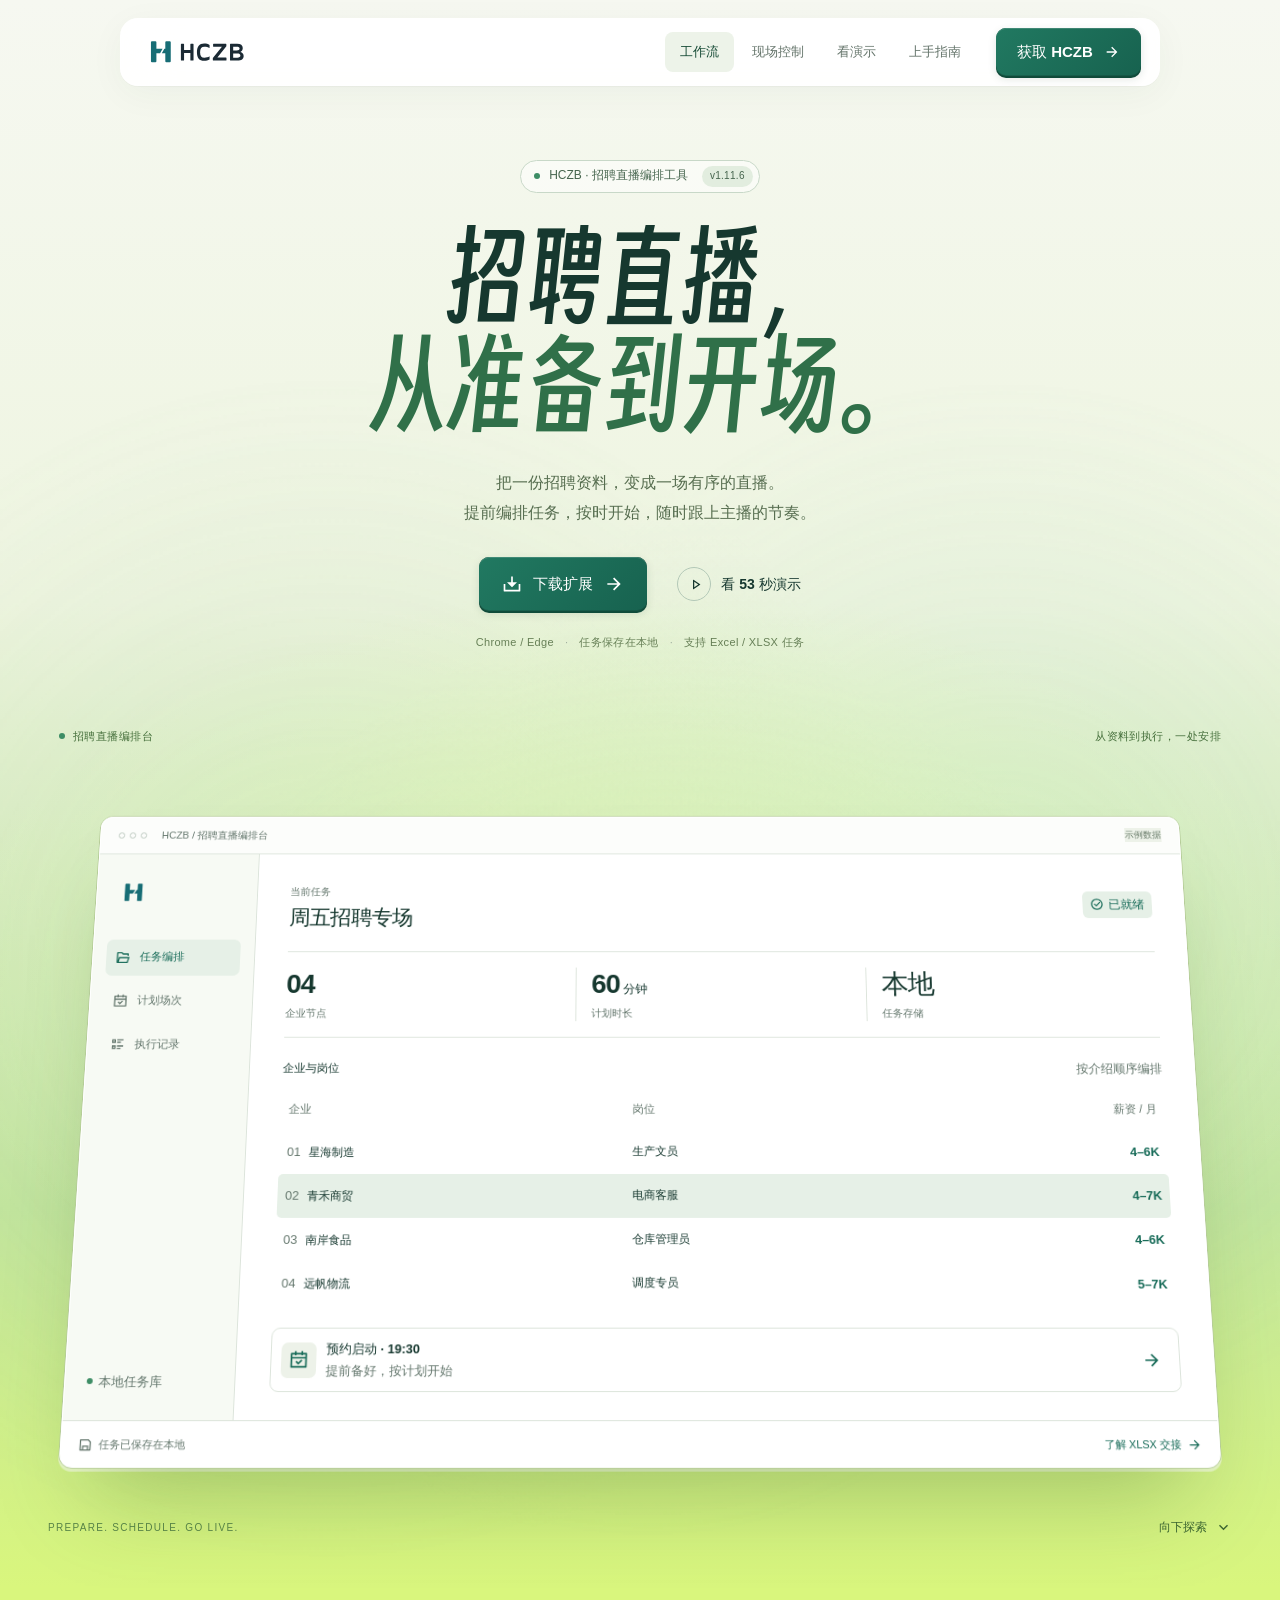
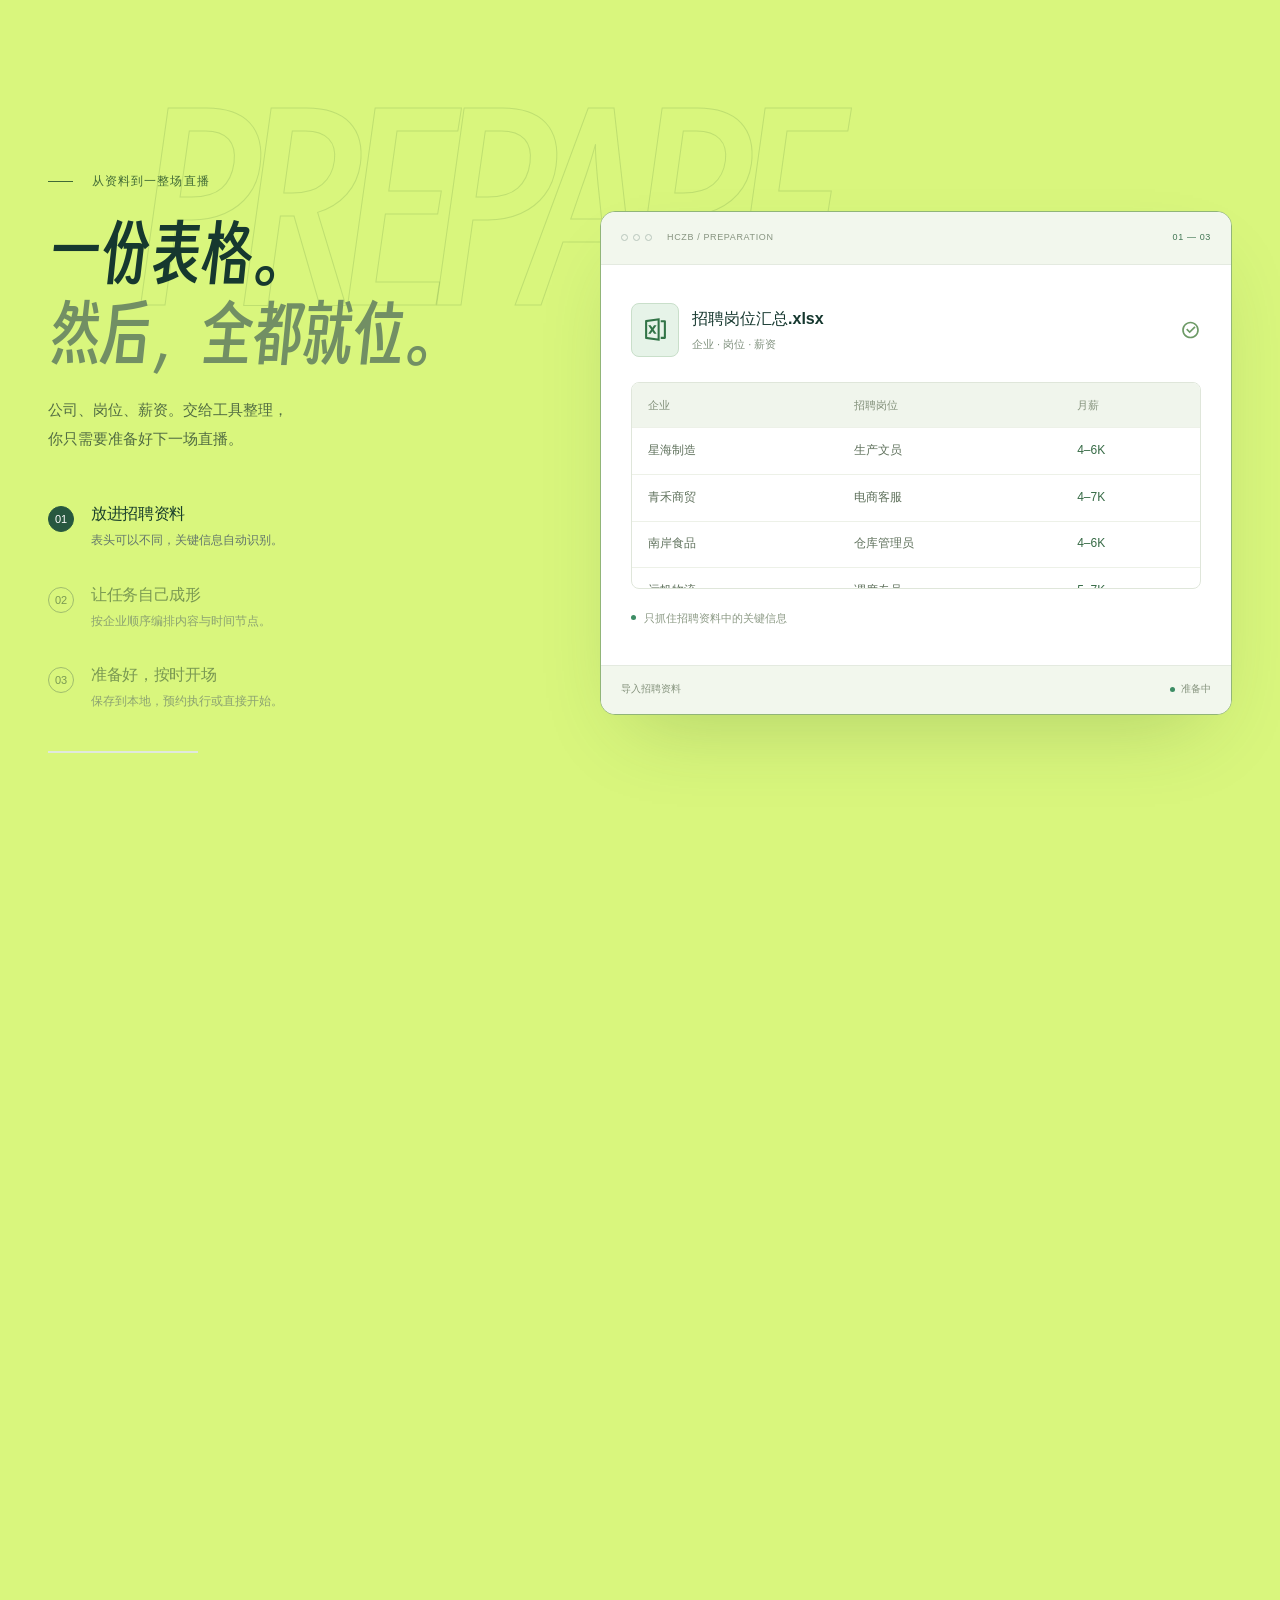
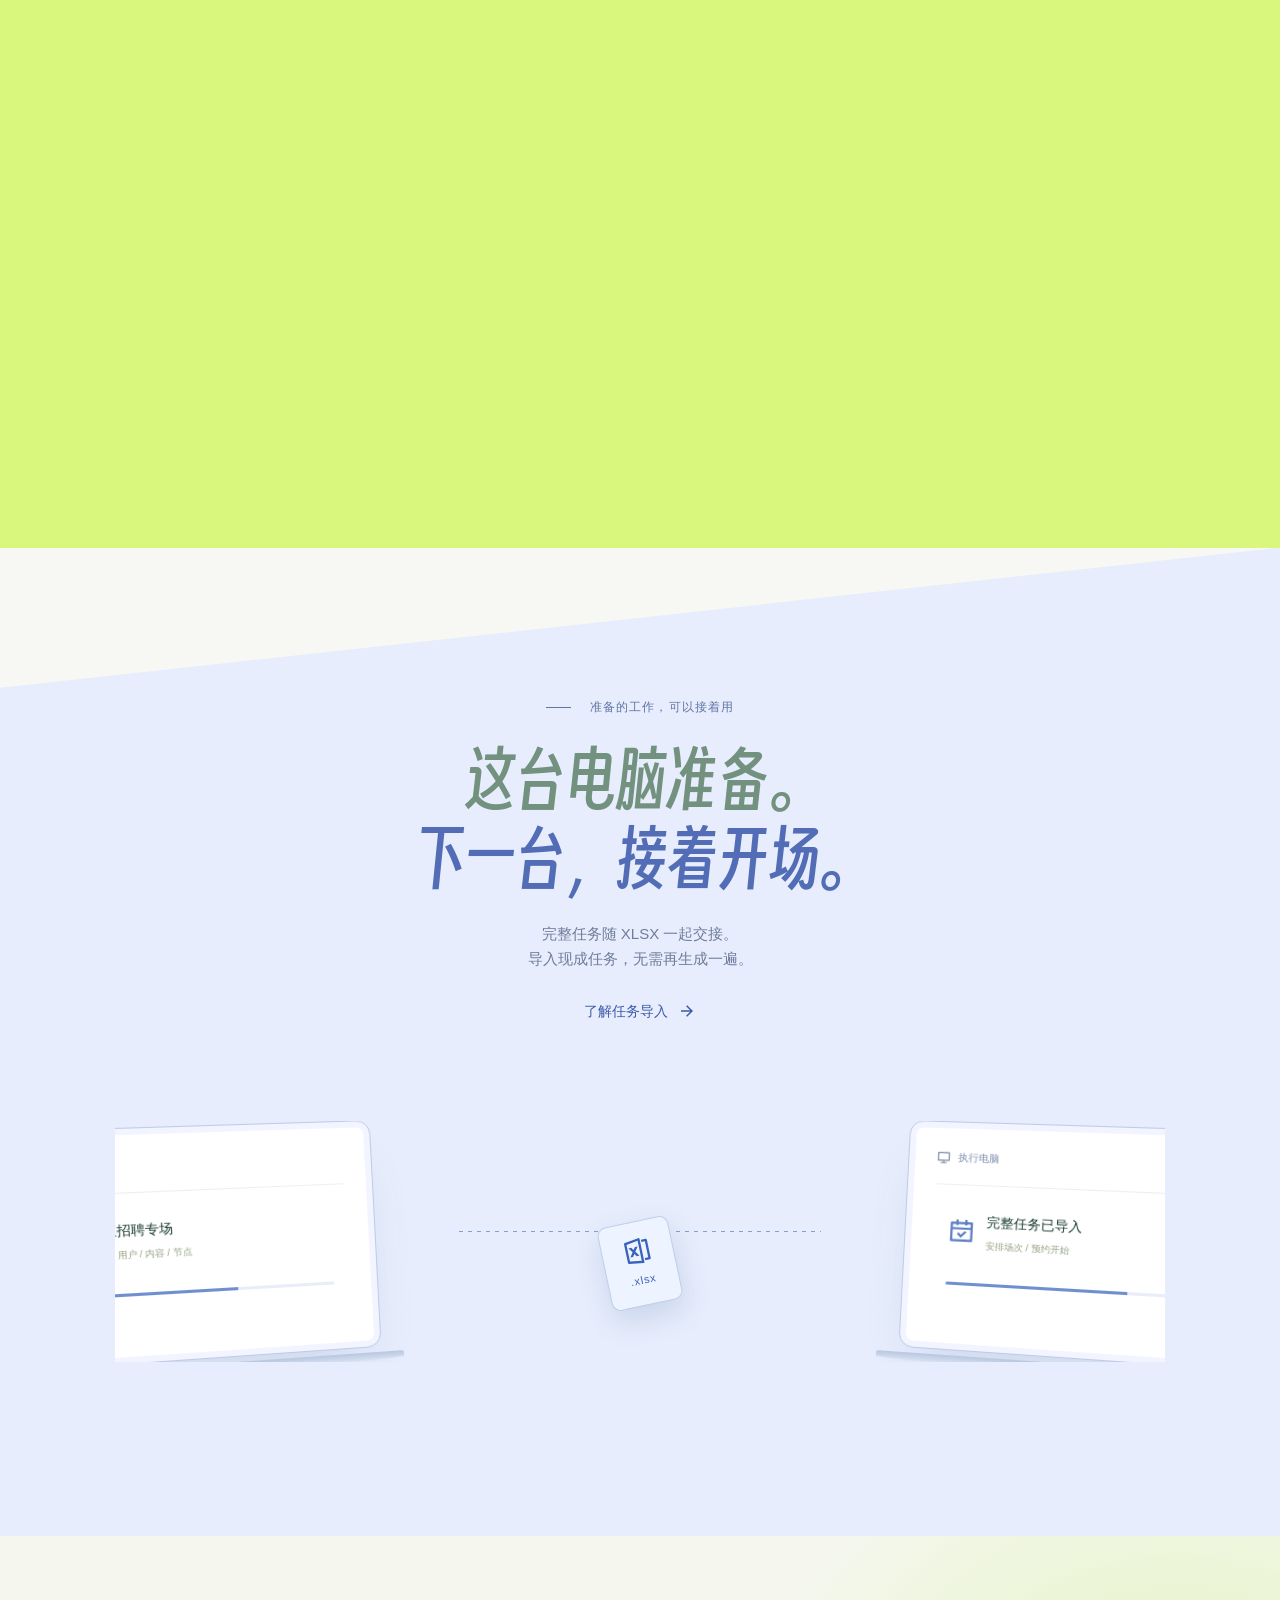
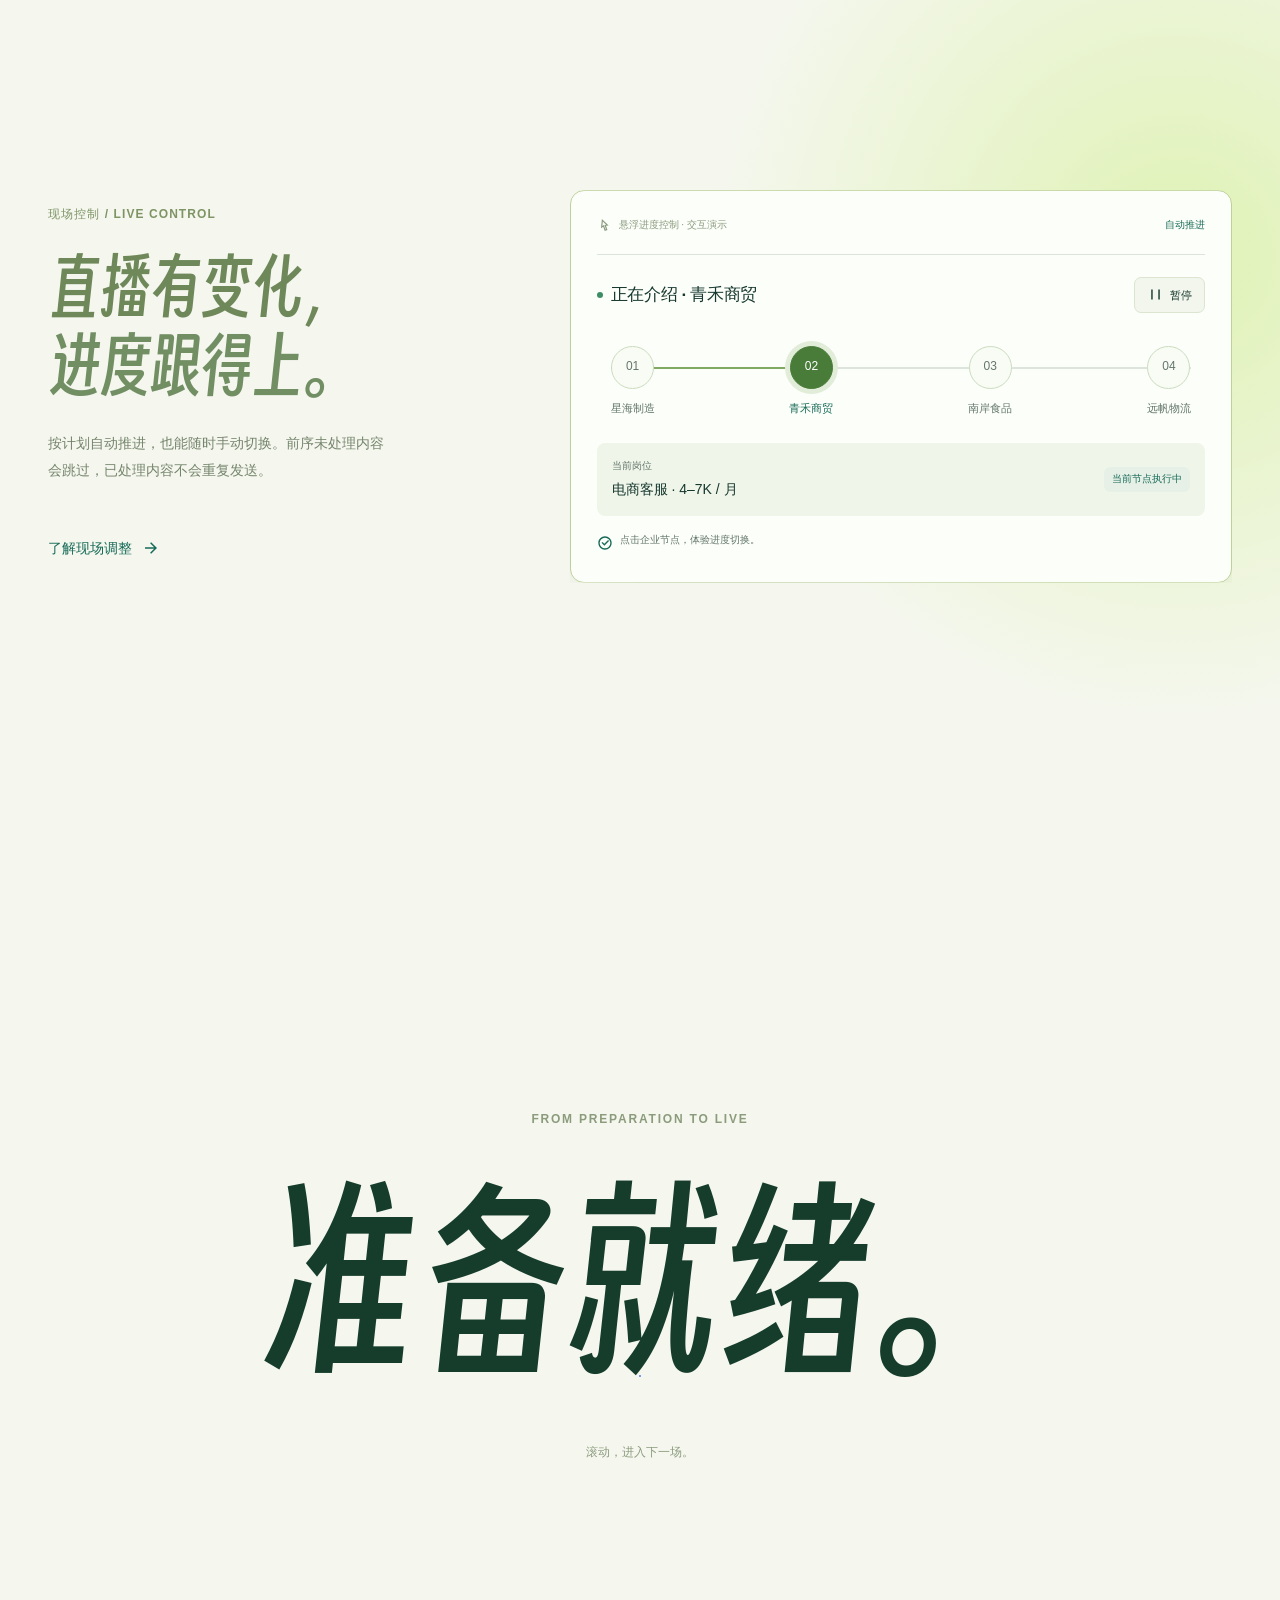
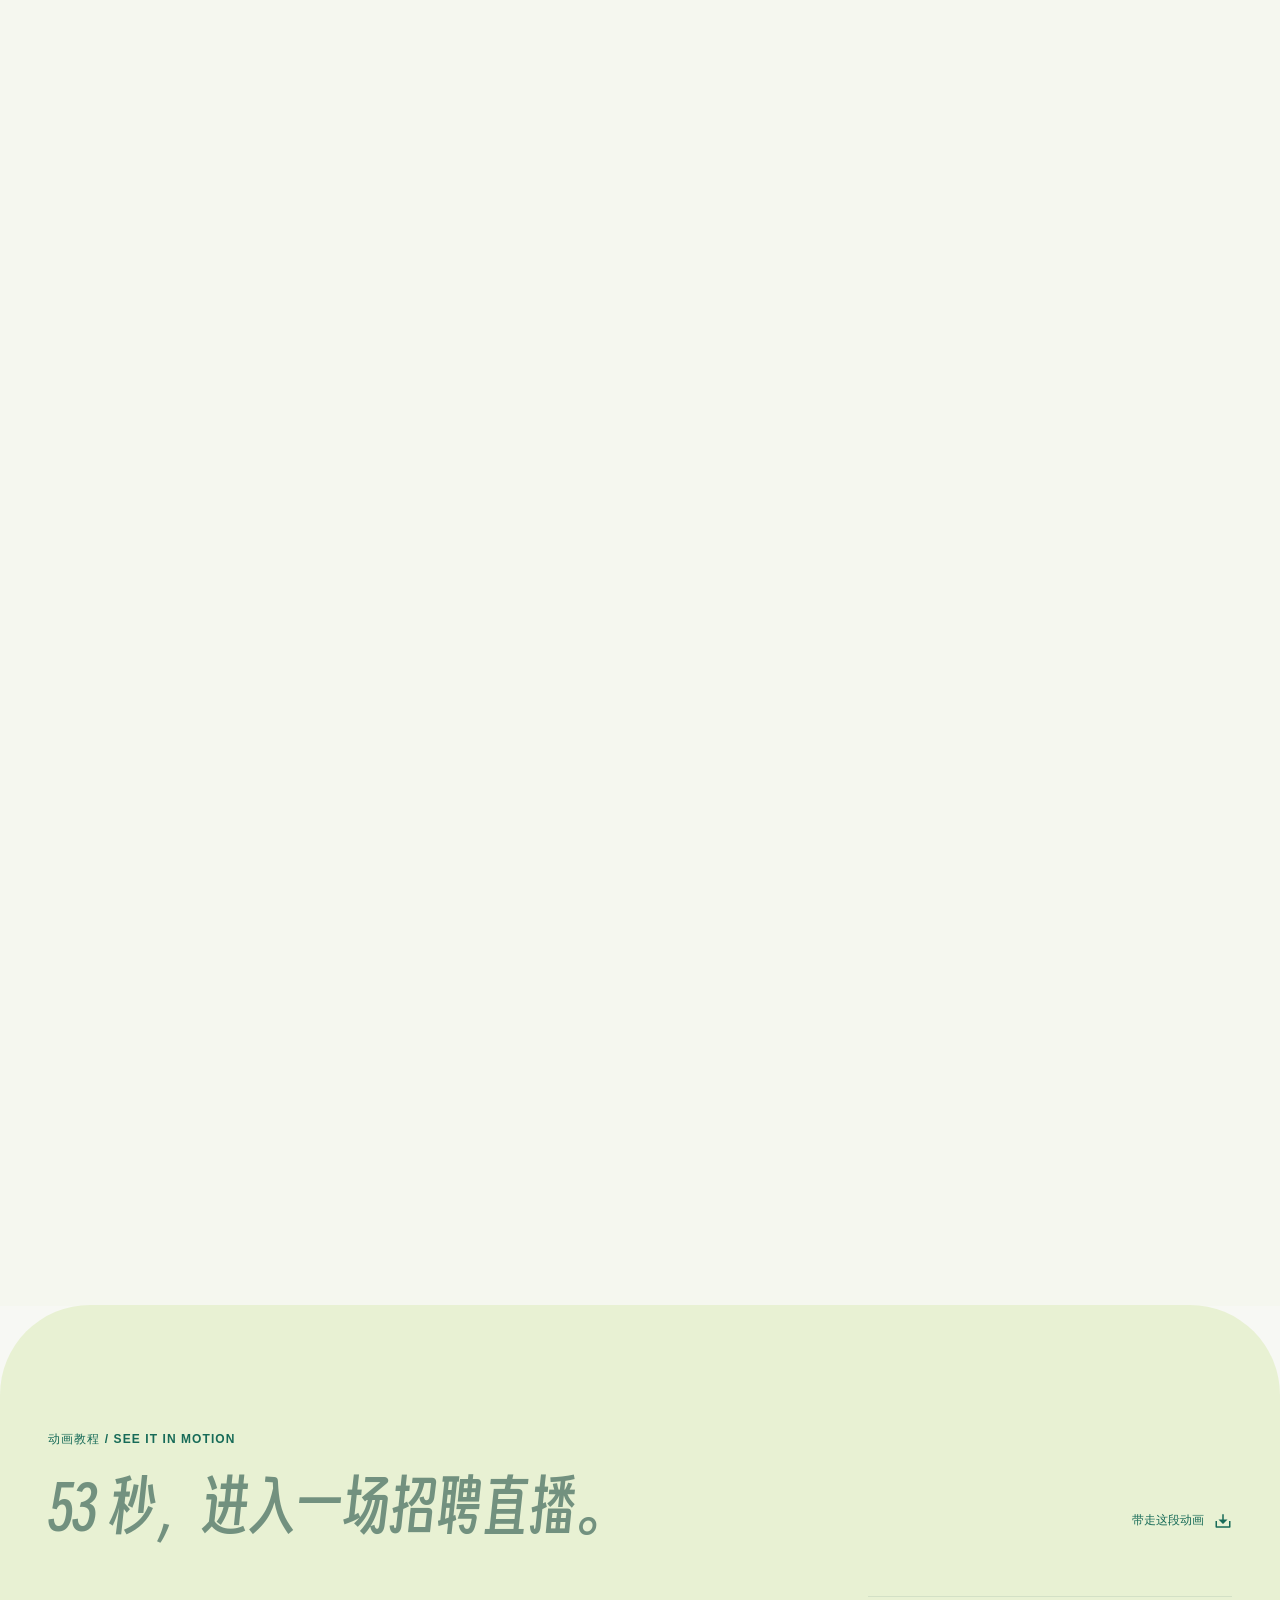
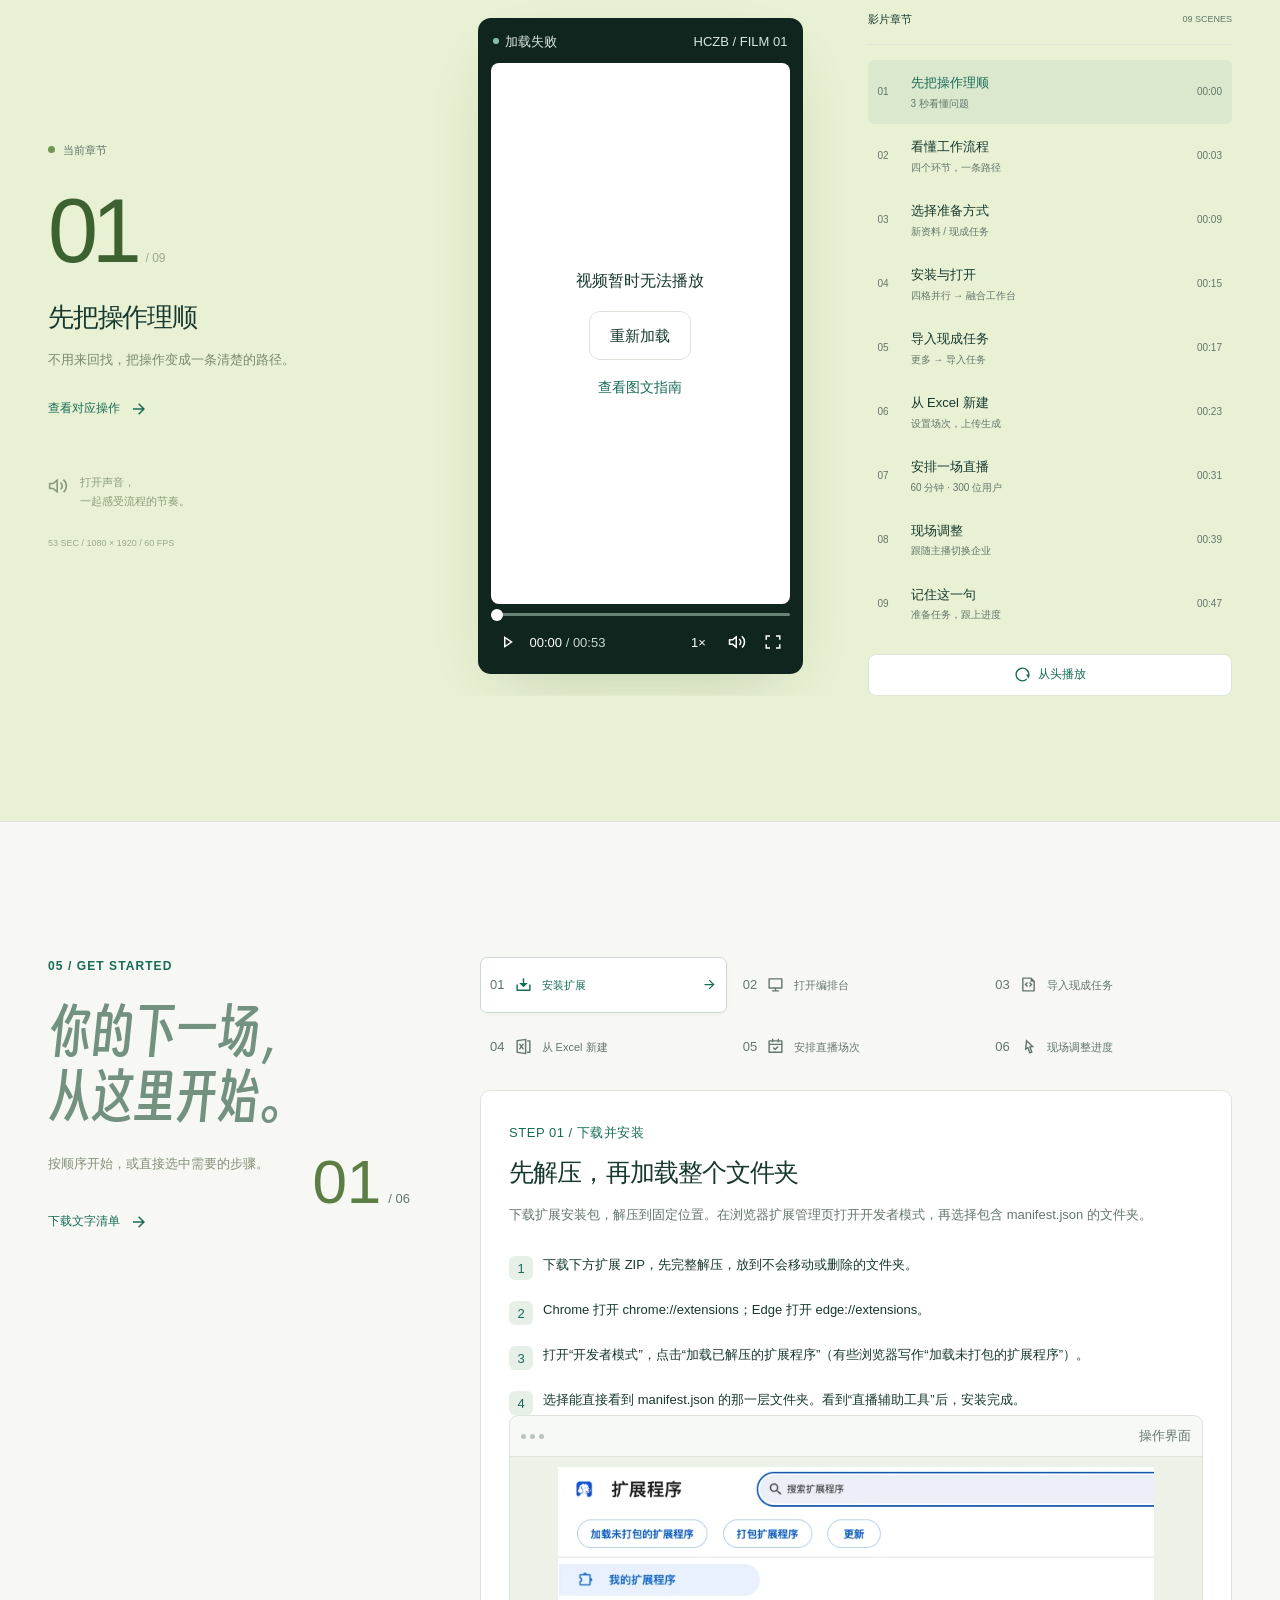
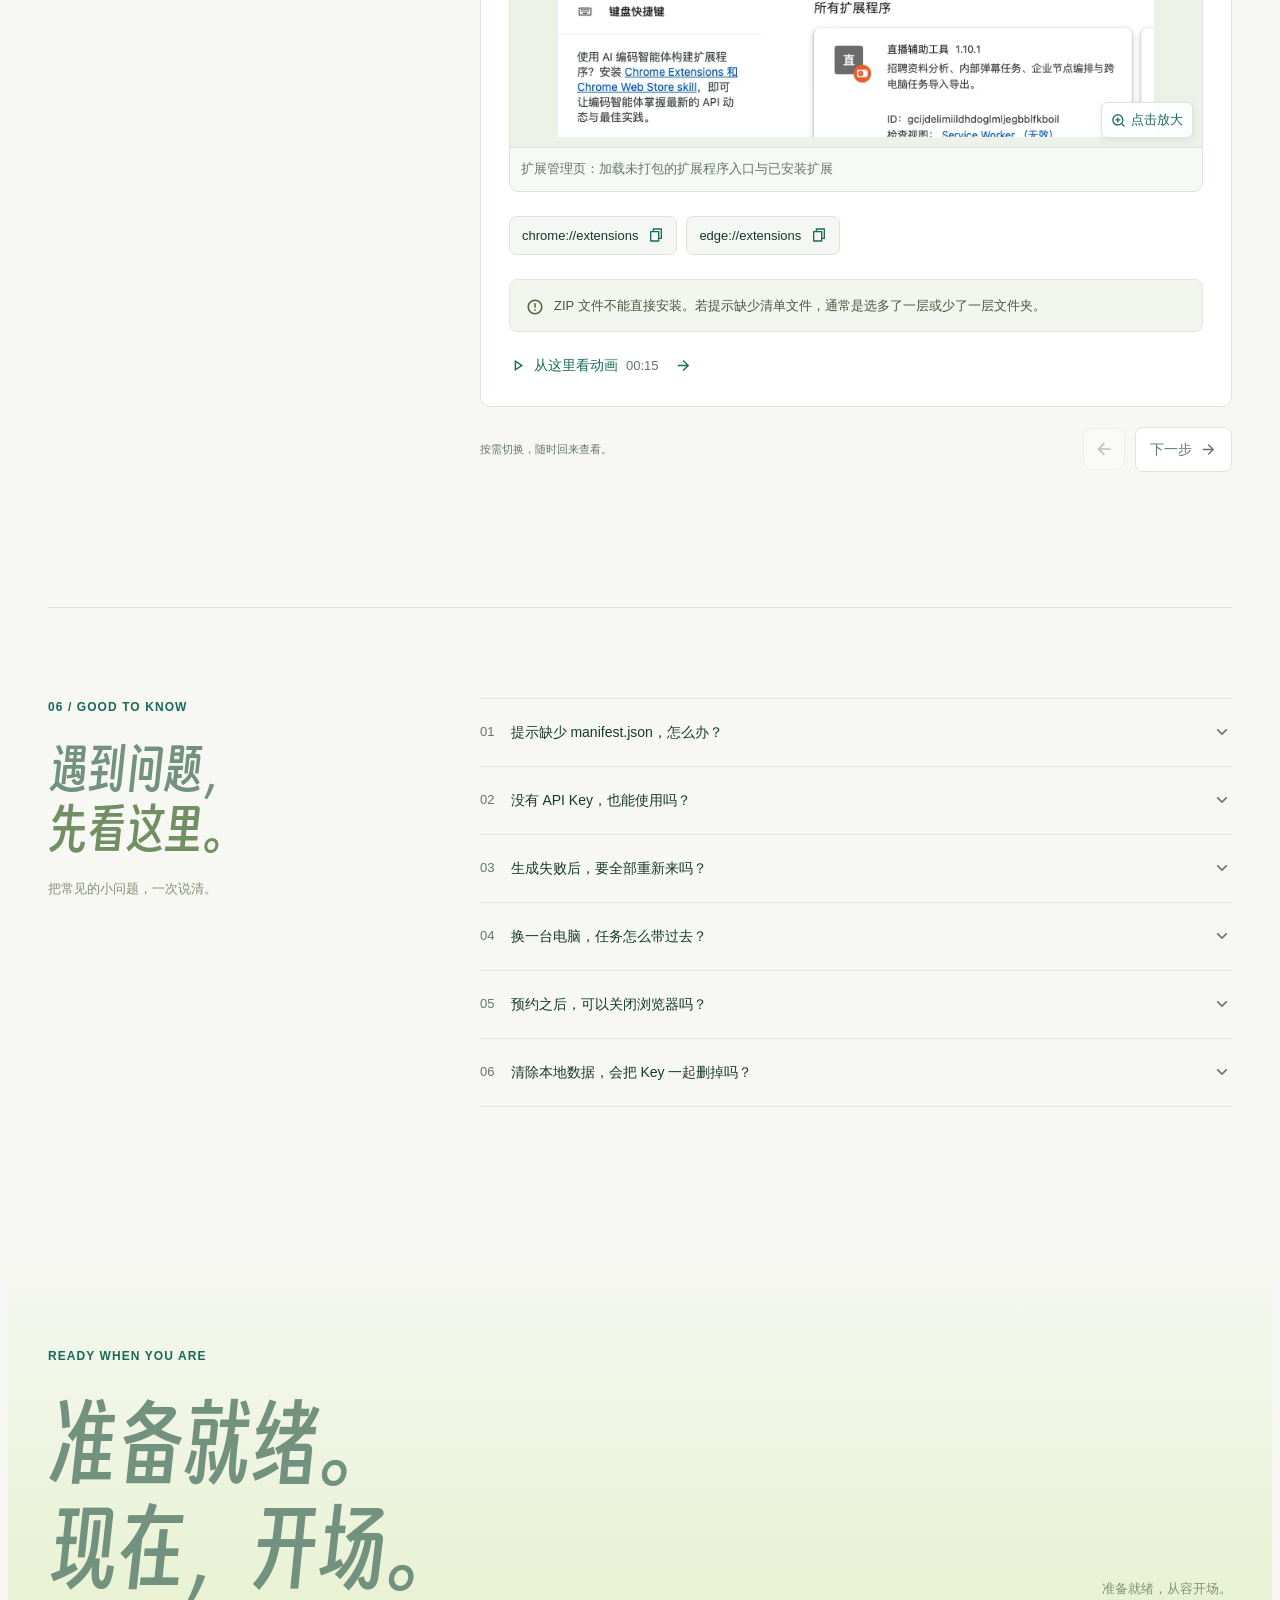
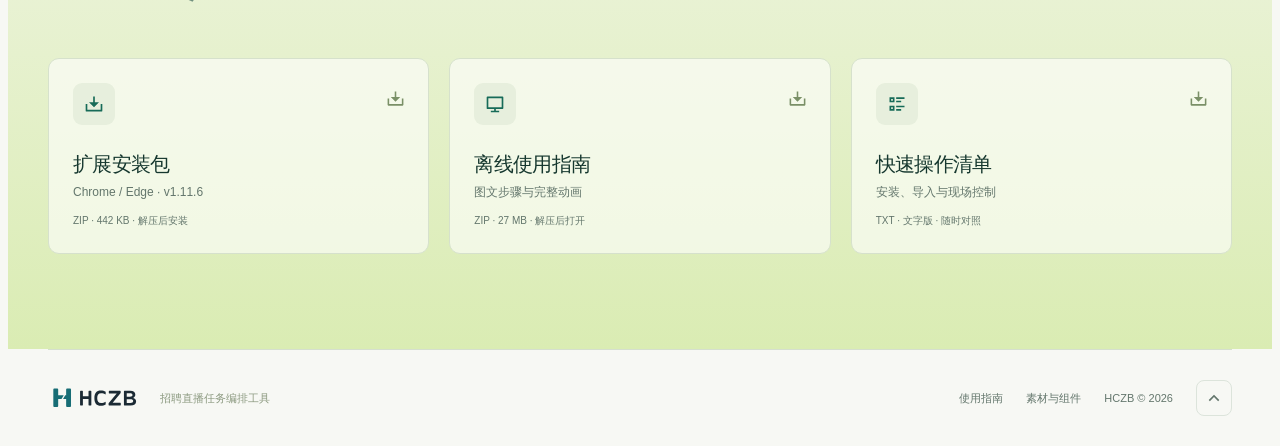
<file: index.html>
<!doctype html>
<html lang="zh-CN" data-type="software" data-motion="live">
<head><meta charset="UTF-8"><meta name="viewport" content="width=device-width,initial-scale=1"><meta name="theme-color" content="#F7F8F4"><link rel="preload" href="SmileySans-Oblique.woff2" as="font" type="font/woff2" crossorigin><title>HCZB — 招聘直播任务编排工具</title><meta name="description" content="HCZB 招聘直播扩展。导入 Excel 或任务 XLSX，按企业顺序准备内容、预约执行，并在直播现场切换进度。"><link rel="icon" href="hczb-symbol.svg" type="image/svg+xml"><meta name="site-kind" content="software"><meta name="page-type" content="software"><link rel="stylesheet" href="hczb-a3cb4e9ac393.css"></head>
<body>
<a class="skip-link" href="#guide">跳到使用指南</a>
<header class="header"><div class="nav-shell"><a class="brand" href="#top" aria-label="HCZB 首页"><img src="hczb-logo.svg" width="112" height="36" alt="HCZB"></a><nav class="nav" id="main-nav" aria-label="页面导航"><span class="nav-pill" aria-hidden="true"></span><a href="#workflow" class="active">工作流</a><a href="#control">现场控制</a><a href="#tutorial">看演示</a><a href="#guide">上手指南</a></nav><a class="button button-dark nav-download" aria-label="下载扩展" href="live-helper-v1.11.6.zip" download><span>获取 HCZB</span><i data-icon="arrow-right-line"></i></a><button class="icon-button menu-toggle" aria-label="展开导航" aria-expanded="false" aria-controls="main-nav"><i data-icon="menu-line"></i></button></div></header>
<main id="top" tabindex="-1">
<section class="product-hero" aria-labelledby="hero-title"><div class="hero-atmosphere" aria-hidden="true"><canvas class="ambient-canvas"></canvas></div><div class="wrap hero-heading"><div class="hero-badge"><span class="green-dot"></span>HCZB · 招聘直播编排工具<span class="badge-version">v1.11.6</span></div><h1 id="hero-title"><span class="title-mask"><span>招聘直播，</span></span><span class="title-mask"><span>从准备到开场。</span></span></h1><p class="hero-lead">把一份招聘资料，变成一场有序的直播。<br>提前编排任务，按时开始，随时跟上主播的节奏。</p><div class="hero-actions"><a class="button button-dark button-large" href="live-helper-v1.11.6.zip" download><i data-icon="download-2-line"></i>下载扩展<i data-icon="arrow-right-line"></i></a><a class="hero-watch" href="#tutorial" data-watch="0"><span><i data-icon="play-line"></i></span>看 53 秒演示</a></div><p class="hero-meta">Chrome / Edge <span>·</span> 任务保存在本地 <span>·</span> 支持 Excel / XLSX 任务</p></div><div class="hero-device-wrap wrap"><div class="device-label"><span><span class="green-dot"></span>招聘直播编排台</span><span>从资料到执行，一处安排</span></div><div class="hero-device"><div class="workspace" aria-label="招聘直播编排台示意"><div class="workspace-chrome"><div class="window-dots" aria-hidden="true"><i></i><i></i><i></i></div><span>HCZB / 招聘直播编排台</span><span class="preview-label">示例数据</span></div><div class="workspace-body"><aside class="workspace-sidebar"><img src="hczb-symbol.svg" alt="" width="30" height="30"><span class="sidebar-active"><i data-icon="folder-open-line"></i><span>任务编排</span></span><span><i data-icon="calendar-check-line"></i><span>计划场次</span></span><span><i data-icon="list-check-2"></i><span>执行记录</span></span><div class="sidebar-bottom"><span class="green-dot"></span>本地任务库</div></aside><div class="workspace-main"><div class="workspace-title"><div><small>当前任务</small><h2>周五招聘专场</h2></div><span class="status-tag"><i data-icon="checkbox-circle-line"></i>已就绪</span></div><div class="workspace-stats"><div><b>04</b><span>企业节点</span></div><div><b>60<small> 分钟</small></b><span>计划时长</span></div><div><b>本地</b><span>任务存储</span></div></div><div class="workspace-table"><div class="table-title"><b>企业与岗位</b><span>按介绍顺序编排</span></div><div class="table-row table-head"><span>企业</span><span>岗位</span><span>薪资 / 月</span></div><div class="table-row"><span><em>01</em>星海制造</span><span>生产文员</span><strong>4–6K</strong></div><div class="table-row selected"><span><em>02</em>青禾商贸</span><span>电商客服</span><strong>4–7K</strong></div><div class="table-row"><span><em>03</em>南岸食品</span><span>仓库管理员</span><strong>4–6K</strong></div><div class="table-row"><span><em>04</em>远帆物流</span><span>调度专员</span><strong>5–7K</strong></div></div><div class="workspace-plan"><span class="plan-icon"><i data-icon="calendar-check-line"></i></span><div><b>预约启动 · 19:30</b><span>提前备好，按计划开始</span></div><a href="#guide" data-guide="4" aria-label="查看预约启动指南"><i data-icon="arrow-right-line"></i></a></div></div></div><div class="workspace-footer"><span><i data-icon="save-line"></i>任务已保存在本地</span><a href="#guide" data-guide="2">了解 XLSX 交接<i data-icon="arrow-right-line"></i></a></div></div></div></div><div class="hero-bottom wrap"><span>PREPARE. SCHEDULE. GO LIVE.</span><a href="#workflow">向下探索<i data-icon="arrow-down-s-line"></i></a></div></section>
<section class="workflow-section" id="workflow" aria-labelledby="workflow-title"><div class="workflow-sticky wrap"><div class="workflow-backtype" aria-hidden="true">PREPARE.</div><div class="workflow-copy"><p class="eyebrow"><span class="eyebrow-line"></span>从资料到一整场直播</p><h2 id="workflow-title" data-reveal="words">一份表格。<br><span>然后，全都就位。</span></h2><p class="workflow-intro">公司、岗位、薪资。交给工具整理，<br>你只需要准备好下一场直播。</p><ol class="workflow-steps"><li class="active" data-flow-step="0"><span>01</span><div><h3>放进招聘资料</h3><p>表头可以不同，关键信息自动识别。</p></div></li><li data-flow-step="1"><span>02</span><div><h3>让任务自己成形</h3><p>按企业顺序编排内容与时间节点。</p></div></li><li data-flow-step="2"><span>03</span><div><h3>准备好，按时开场</h3><p>保存到本地，预约执行或直接开始。</p></div></li></ol><div class="workflow-position"><span class="flow-progress"></span></div></div><div class="flow-visual" aria-label="上传招聘资料、自动编排和准备执行的滚动示意"><div class="flow-window-bar"><span class="window-dots"><i></i><i></i><i></i></span><span>HCZB / PREPARATION</span><span class="flow-step-count">01 — 03</span></div><div class="flow-panels"><div class="flow-panel flow-source"><div class="source-file"><span class="source-file-icon"><i data-icon="file-excel-2-line"></i></span><div><strong>招聘岗位汇总.xlsx</strong><span>企业 · 岗位 · 薪资</span></div><i data-icon="checkbox-circle-line"></i></div><div class="source-grid"><div><b>企业</b><b>招聘岗位</b><b>月薪</b></div><div><span>星海制造</span><span>生产文员</span><span>4–6K</span></div><div><span>青禾商贸</span><span>电商客服</span><span>4–7K</span></div><div><span>南岸食品</span><span>仓库管理员</span><span>4–6K</span></div><div><span>远帆物流</span><span>调度专员</span><span>5–7K</span></div></div><div class="flow-note"><span class="green-dot"></span>只抓住招聘资料中的关键信息</div></div><div class="flow-panel flow-arrange"><div class="flow-panel-heading"><span class="flow-orbit"><img src="hczb-symbol.svg" alt="" width="28" height="28"></span><div><small>资料已整理</small><h3>任务正在成形</h3></div><span class="status-tag">自动编排</span></div><div class="arrange-list"><div><span>01</span><strong>星海制造</strong><span>00:00 — 15:00</span><i data-icon="checkbox-circle-line"></i></div><div><span>02</span><strong>青禾商贸</strong><span>15:00 — 30:00</span><i data-icon="checkbox-circle-line"></i></div><div><span>03</span><strong>南岸食品</strong><span>30:00 — 45:00</span><i data-icon="checkbox-circle-line"></i></div><div><span>04</span><strong>远帆物流</strong><span>45:00 — 60:00</span><i data-icon="checkbox-circle-line"></i></div></div><p class="flow-note">示例场次 · 每家企业都有自己的节点</p></div><div class="flow-panel flow-ready"><span class="ready-orb"><i data-icon="checkbox-circle-line"></i></span><p class="ready-caption">本地任务已就绪</p><h3>周五招聘专场</h3><div class="ready-facts"><span><b>4</b>家企业</span><span><b>60</b>分钟</span><span><b>19:30</b>预约开始</span></div><div class="ready-timeline"><span></span><i></i><i></i><i></i><i></i></div><div class="ready-saved"><i data-icon="save-line"></i>已保存到本地 · 可导出 XLSX</div></div></div><div class="flow-window-footer"><span class="flow-stage-label">导入招聘资料</span><span class="flow-stage-status"><span class="green-dot"></span>准备中</span></div></div></div></section>
<section class="handoff-section wrap section" id="features"><div class="handoff-heading"><p class="eyebrow"><span class="eyebrow-line"></span>准备的工作，可以接着用</p><h2 data-reveal="words">这台电脑准备。<br><span>下一台，接着开场。</span></h2><p>完整任务随 XLSX 一起交接。<br>导入现成任务，无需再生成一遍。</p><a class="text-link" href="#guide" data-guide="2">了解任务导入<i data-icon="arrow-right-line"></i></a></div><div class="handoff-visual" data-reveal="scene" aria-label="完整任务通过XLSX从准备电脑交接到执行电脑"><div class="handoff-computer computer-prepare"><div class="mini-screen"><span><i data-icon="computer-line"></i>准备电脑</span><div class="mini-task"><i data-icon="checkbox-circle-line"></i><strong>周五招聘专场</strong><small>企业 / 用户 / 内容 / 节点</small></div><div class="mini-screen-line"></div></div><span class="computer-base"></span></div><div class="handoff-path"><span></span><div class="handoff-file"><i data-icon="file-excel-2-line"></i><b>.xlsx</b></div><span></span></div><div class="handoff-computer computer-execute"><div class="mini-screen"><span><i data-icon="computer-line"></i>执行电脑</span><div class="mini-task"><i data-icon="calendar-check-line"></i><strong>完整任务已导入</strong><small>安排场次 / 预约开始</small></div><div class="mini-screen-line"></div></div><span class="computer-base"></span></div></div></section>
<section id="control" class="live-section section scroll-scene"><div class="wrap live-layout"><div class="live-copy"><div class="eyebrow section-kicker"><span class="section-number">03</span> 现场控制 / LIVE CONTROL</div><h2 data-reveal="words">直播有变化，<br><span>进度跟得上。</span></h2><p>按计划自动推进，也能随时手动切换。前序未处理内容会跳过，已处理内容不会重复发送。</p><a class="text-link" href="#guide" data-guide="5">了解现场调整<i data-icon="arrow-right-line"></i></a></div><div class="control-demo"><div class="demo-header"><span class="demo-label"><i data-icon="cursor-line"></i>悬浮进度控制 · 交互演示</span><span id="demo-mode">自动推进</span></div><div class="control-demo-head"><div><span class="green-dot"></span><b id="demo-current">正在介绍 · 青禾商贸</b></div><button class="demo-pause" id="demo-pause" aria-label="暂停进度演示" aria-pressed="false"><i data-icon="pause-line"></i><span>暂停</span></button></div><div class="demo-track"><span id="demo-progress"></span><button data-node="1" aria-label="演示切换到星海制造" aria-pressed="false"><b>01</b><span>星海制造</span></button><button data-node="2" class="active" aria-label="演示切换到青禾商贸" aria-pressed="true"><b>02</b><span>青禾商贸</span></button><button data-node="3" aria-label="演示切换到南岸食品" aria-pressed="false"><b>03</b><span>南岸食品</span></button><button data-node="4" aria-label="演示切换到远帆物流" aria-pressed="false"><b>04</b><span>远帆物流</span></button></div><div class="demo-detail" aria-live="polite"><div><small>当前岗位</small><strong id="demo-job">电商客服 · 4–7K / 月</strong></div><span class="status-tag" id="demo-status">当前节点执行中</span></div><p class="demo-feedback" id="demo-feedback"><i data-icon="checkbox-circle-line"></i><span>点击企业节点，体验进度切换。</span></p></div></div></section><section class="statement-section" aria-label="准备就绪，现在开场"><div class="statement-stage"><div class="statement-base"><p class="eyebrow">FROM PREPARATION TO LIVE</p><p class="statement-pre">准备就绪。</p><span>滚动，进入下一场。</span></div><div class="statement-portal"><span class="portal-index">HCZB / GO LIVE</span><p class="portal-title">现在，<br>开场。</p><span class="portal-footer">把准备留在开播前。把节奏交给你。</span></div><div class="portal-ring" aria-hidden="true"></div></div></section>
<section id="tutorial" class="tutorial-section section"><div class="wrap"><div class="section-heading"><div><div class="eyebrow section-kicker"><span class="section-number">04</span> 动画教程 / SEE IT IN MOTION</div><h2>53 秒，进入一场招聘直播。</h2></div><a class="text-link" href="tutorial.mp4" download="HCZB-53秒使用教程.mp4">带走这段动画<i data-icon="download-2-line"></i></a></div><div class="theater"><aside class="scene-description"><span class="current-eyebrow"><span class="purple-dot"></span>当前章节</span><div class="scene-numeral"><span id="scene-number">01</span><small>/ 09</small></div><h3 id="scene-title">先把操作理顺</h3><p id="scene-description">不用来回找，把操作变成一条清楚的路径。</p><a class="text-link" href="#guide" id="scene-guide">查看对应操作<i data-icon="arrow-right-line"></i></a><div class="theater-note"><i data-icon="volume-up-line"></i><span>打开声音，<br>一起感受流程的节奏。</span></div><span class="film-spec">53 SEC / 1080 × 1920 / 60 FPS</span></aside>
<div class="video-shell" id="video-shell"><div class="player-top"><span><span class="green-dot"></span><span id="player-state">准备播放</span></span><b>HCZB / FILM 01</b></div><div class="video-frame"><video id="film" preload="metadata" poster="image-tutorial-poster.webp" playsinline src="tutorial.mp4" aria-label="HCZB安装与使用动画"></video><button class="big-play" id="big-play" aria-label="播放教程"><i data-icon="play-line"></i><span>开始观看</span></button></div><div class="video-controls"><input id="seek" type="range" min="0" max="53" step="0.1" value="0" aria-label="教程播放进度"><div class="control-row"><button class="icon-button" id="play" aria-label="播放教程"><i data-icon="play-line"></i></button><span class="time-label"><b id="time">00:00</b><span> / </span><span id="duration">00:53</span></span><span class="control-spacer"></span><button class="speed-button" id="speed" aria-label="播放速度1倍，点击切换">1×</button><button class="icon-button" id="volume" aria-label="静音"><i data-icon="volume-up-line"></i></button><button class="icon-button" id="fullscreen" aria-label="全屏观看"><i data-icon="fullscreen-line"></i></button></div></div><div class="video-error" id="video-error" hidden><p>视频暂时无法播放</p><button class="button" id="retry-video">重新加载</button><a href="#guide">查看图文指南</a></div></div>
<aside class="chapter-panel"><div class="chapter-panel-title"><span>影片章节</span><small>09 SCENES</small></div><div id="chapters"></div><button class="replay-button" id="replay"><i data-icon="restart-line"></i>从头播放</button></aside></div></div></section><section id="guide" class="guide-section section wrap"><div class="guide-intro"><div class="eyebrow section-kicker">05 / GET STARTED</div><h2>你的下一场，<br>从这里开始。</h2><p>按顺序开始，或直接选中需要的步骤。</p><div class="guide-counter"><span id="guide-count">01</span><small>/ 06</small></div><a class="text-link" href="快速开始.txt" download>下载文字清单<i data-icon="arrow-right-line"></i></a></div><div class="guide-main"><div class="guide-tabs" role="tablist" aria-label="六步操作指南" id="guide-tabs"></div><div class="guide-content" id="guide-content" role="tabpanel" tabindex="0"></div><div class="guide-pagination"><span>按需切换，随时回来查看。</span><div><button class="icon-button" id="previous-step" aria-label="上一步"><i data-icon="arrow-left-line"></i></button><button class="next-step" id="next-step">下一步<i data-icon="arrow-right-line"></i></button></div></div></div></section><section id="faq" class="faq-section wrap section"><div><div class="eyebrow section-kicker">06 / GOOD TO KNOW</div><h2>遇到问题，<br><span>先看这里。</span></h2><p>把常见的小问题，一次说清。</p></div><div id="faq-list" class="faq-list"></div></section><section class="closing wrap" id="downloads"><div class="download-heading"><div><div class="eyebrow section-kicker">READY WHEN YOU ARE</div><h2>准备就绪。<br>现在，开场。</h2></div><p>准备就绪，从容开场。</p></div><div class="download-list"><a href="live-helper-v1.11.6.zip" download class="download-entry" aria-label="下载扩展安装包"><span class="download-icon"><i data-icon="download-2-line"></i></span><div><h3>扩展安装包</h3><p>Chrome / Edge · v1.11.6</p><small>ZIP · 442 KB · 解压后安装</small></div><i data-icon="download-2-line"></i></a><a href="https://github.com/KIspar/HCZB/releases/download/v1.11.6/staff-guide-offline.zip" download class="download-entry" aria-label="下载离线使用指南"><span class="download-icon"><i data-icon="computer-line"></i></span><div><h3>离线使用指南</h3><p>图文步骤与完整动画</p><small>ZIP · 27 MB · 解压后打开</small></div><i data-icon="download-2-line"></i></a><a href="快速开始.txt" download class="download-entry" aria-label="下载快速操作清单"><span class="download-icon"><i data-icon="list-check-2"></i></span><div><h3>快速操作清单</h3><p>安装、导入与现场控制</p><small>TXT · 文字版 · 随时对照</small></div><i data-icon="download-2-line"></i></a></div></section>
</main>
<footer class="footer wrap"><a href="#top" class="brand"><img src="hczb-logo.svg" width="110" height="36" alt="HCZB"><span>招聘直播任务编排工具</span></a><div><a href="#guide">使用指南</a><a href="credits.html" target="_blank" rel="noopener">素材与组件</a><span>HCZB © 2026</span><a href="#top" class="to-top" aria-label="回到顶部"><i data-icon="arrow-up-s-line"></i></a></div></footer>
<dialog id="image-dialog" aria-label="操作界面大图"><button class="icon-button dialog-close" aria-label="关闭大图"><i data-icon="close-line"></i></button><img id="dialog-image" alt=""><p id="dialog-caption"></p></dialog><div class="toast" role="status" id="toast" hidden><i data-icon="checkbox-circle-line"></i><span></span><button class="icon-button" aria-label="关闭提示"><i data-icon="close-line"></i></button></div>
<script defer src="hczb-a322a7676c0f.js"></script>
</body></html>
</file>
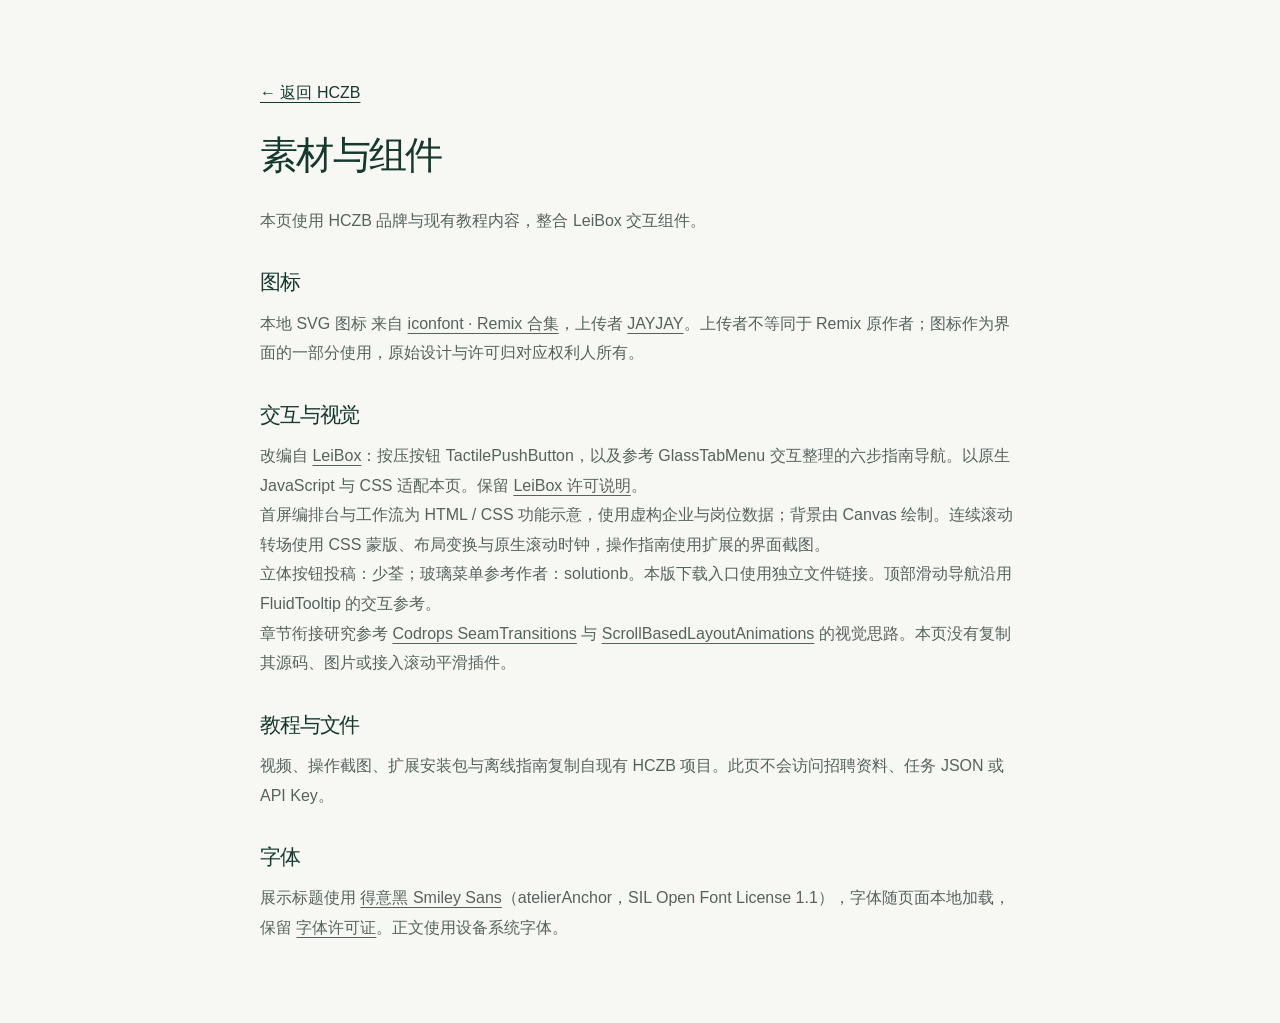
<file: credits.html>
<!doctype html><html lang="zh-CN"><head><meta charset="UTF-8"><meta name="viewport" content="width=device-width,initial-scale=1"><title>素材与组件 · HCZB</title><style>.credits{max-width:760px;padding:80px 0}.credits h1{font-size:38px;margin:26px 0}.credits h2{font-size:21px;margin:34px 0 14px}.credits p,.credits li{font-size:16px;line-height:1.85;color:#56635d}.credits a{text-decoration:underline;text-underline-offset:4px}.credits ul{padding-left:20px}</style><link rel="stylesheet" href="hczb-a3cb4e9ac393.css"></head><body><main class="wrap credits"><a href="index.html">← 返回 HCZB</a><h1>素材与组件</h1><p>本页使用 HCZB 品牌与现有教程内容，整合 LeiBox 交互组件。</p><h2>图标</h2><p>本地 SVG 图标 来自 <a href="https://www.iconfont.cn/collections/detail?cid=40425">iconfont · Remix 合集</a>，上传者 <a href="https://www.iconfont.cn/user/detail?uid=6152475&nid=8RVc7WVyLvCp">JAYJAY</a>。上传者不等同于 Remix 原作者；图标作为界面的一部分使用，原始设计与许可归对应权利人所有。</p><h2>交互与视觉</h2><p>改编自 <a href="https://leibox.pantoria.cn/">LeiBox</a>：按压按钮 TactilePushButton，以及参考 GlassTabMenu 交互整理的六步指南导航。以原生 JavaScript 与 CSS 适配本页。保留 <a href="LEIBOX-LICENSE.txt">LeiBox 许可说明</a>。</p><p>首屏编排台与工作流为 HTML / CSS 功能示意，使用虚构企业与岗位数据；背景由 Canvas 绘制。连续滚动转场使用 CSS 蒙版、布局变换与原生滚动时钟，操作指南使用扩展的界面截图。</p><p>立体按钮投稿：少荃；玻璃菜单参考作者：solutionb。本版下载入口使用独立文件链接。顶部滑动导航沿用 FluidTooltip 的交互参考。</p><p>章节衔接研究参考 <a href="https://github.com/codrops/SeamTransitions">Codrops SeamTransitions</a> 与 <a href="https://github.com/codrops/ScrollBasedLayoutAnimations">ScrollBasedLayoutAnimations</a> 的视觉思路。本页没有复制其源码、图片或接入滚动平滑插件。</p><h2>教程与文件</h2><p>视频、操作截图、扩展安装包与离线指南复制自现有 HCZB 项目。此页不会访问招聘资料、任务 JSON 或 API Key。</p><h2>字体</h2><p>展示标题使用 <a href="https://github.com/atelier-anchor/smiley-sans">得意黑 Smiley Sans</a>（atelierAnchor，SIL Open Font License 1.1），字体随页面本地加载，保留 <a href="SmileySans-OFL.txt">字体许可证</a>。正文使用设备系统字体。</p></main></body></html>
</file>
<file: hczb-a3cb4e9ac393.css>
/* HCZB — one readable, light system. */
:root{color-scheme:light;--bg:#f6f7f5;--surface:#fff;--ink:#18231f;--muted:#56635d;--accent:#176b58;--accent-dark:#105342;--selected:#e7f1ec;--line:#dce3dd;--soft:#eef1ec;--radius:12px;--ease:cubic-bezier(.22,1,.36,1);font-family:Inter,-apple-system,BlinkMacSystemFont,"Segoe UI","PingFang SC","Microsoft YaHei",sans-serif;color:var(--ink);font-synthesis:none}
*{box-sizing:border-box}html{scroll-behavior:smooth;scroll-padding-top:108px}body{margin:0;background:var(--bg);font-size:16px;line-height:1.65;-webkit-font-smoothing:antialiased}button,input{font:inherit}button,a,input{-webkit-tap-highlight-color:transparent}button{cursor:pointer}button{color:inherit}a{color:inherit;text-decoration:none}button{border:0}button:disabled{opacity:.4;cursor:default}img,video{display:block;max-width:100%}h1,h2,h3,p,figure{margin:0}h1,h2,h3{font-weight:650;line-height:1.25;letter-spacing:-.045em}h2{font-size:clamp(32px,3.2vw,44px)}h3{font-size:23px}p{color:var(--muted)}small{font-size:13px}b,strong{font-weight:600}i[data-icon]{display:inline-flex;align-items:center;justify-content:center;width:20px;height:20px;flex-shrink:0;font-style:normal}i[data-icon] svg{width:100%;height:100%;fill:currentColor}a,button,input{outline-offset:5px}a:focus-visible,button:focus-visible,input:focus-visible,[tabindex]:focus-visible{outline:3px solid #2a8a6f}::selection{background:#c5e4d5;color:#142a20}[hidden]{display:none!important}.wrap,.nav-shell{width:min(1240px,calc(100% - 96px));margin-inline:auto}.section{padding-block:104px}.section-heading{display:flex;justify-content:space-between;align-items:flex-end;gap:32px;margin-bottom:48px}.section-heading p{max-width:330px}.eyebrow{display:flex;align-items:center;gap:9px;color:var(--accent);font-size:14px;font-weight:550;letter-spacing:.02em;margin-bottom:22px}.section-kicker{font-size:13px;letter-spacing:.06em;margin-bottom:16px}.green-dot,.purple-dot{display:inline-block;flex-shrink:0;width:7px;height:7px;border-radius:50%;background:var(--accent)}.text-link{display:inline-flex;align-items:center;gap:10px;font-size:15px;font-weight:550;color:var(--accent);min-height:40px}.text-link i{transition:transform .2s var(--ease);width:18px;height:18px}.text-link:hover i{transform:translateX(4px)}.text-link:hover{text-decoration:underline;text-underline-offset:5px}.icon-button{display:inline-flex;align-items:center;justify-content:center;width:42px;height:42px;border:1px solid transparent;border-radius:9px;background:transparent;transition:background .18s,transform .18s}.icon-button:hover{background:var(--soft)}.icon-button:active{transform:scale(.94)}.button{display:inline-flex;align-items:center;justify-content:center;gap:12px;padding:13px 20px;border:1px solid var(--line);border-radius:10px;font-size:15px;font-weight:550;line-height:1.4;background:var(--surface)}.button-dark{background:var(--accent);color:#fff;border-color:var(--accent)}.button-large{padding:17px 24px}.skip-link{position:fixed;top:8px;left:12px;padding:10px 16px;z-index:100;background:white;transform:translateY(-150%);border:2px solid var(--accent);border-radius:8px}.skip-link:focus{transform:translateY(0)}
/* Shared edges and a quiet moving navigation highlight. */
.header{height:88px;position:sticky;top:0;z-index:25;background:#f6f7f5ed;backdrop-filter:blur(18px);border-bottom:1px solid #dce3dd80}.nav-shell{display:flex;align-items:center;height:100%;gap:28px}.brand{display:flex;align-items:center;gap:17px;flex-shrink:0}.brand img{width:112px;height:auto}.brand-divider{height:23px;width:1px;background:var(--line)}.brand-caption{color:var(--muted);font-size:14px}.nav{position:relative;display:flex;gap:4px;margin-left:auto;border:1px solid var(--line);padding:4px;background:#fff8;border-radius:12px;isolation:isolate}.nav a{font-size:14px;padding:8px 16px;z-index:1;position:relative;border-radius:8px;color:var(--muted)}.nav a.active{color:var(--ink)}.nav-pill{height:calc(100% - 8px);position:absolute;left:0;top:4px;border-radius:8px;background:var(--selected);transition:width .25s var(--ease),transform .3s var(--ease);z-index:0}.menu-toggle{display:none}
/* Hero is the product, not a decorative play button. */
.hero{min-height:680px;display:grid;grid-template-columns:.84fr 1.35fr;gap:60px;align-items:center;padding-block:68px 80px}.hero-copy{animation:arrive .7s var(--ease) both}.hero h1{font-size:clamp(42px,4vw,58px);line-height:1.18;letter-spacing:-.065em}.hero h1 span{color:var(--accent)}.hero-lead{font-size:17px;line-height:1.85;max-width:380px;margin-top:25px}.hero-actions{display:flex;align-items:center;gap:23px;flex-wrap:wrap;margin-top:32px}.hero-meta{margin-top:22px;font-size:13px;color:var(--muted);display:flex;flex-wrap:wrap;gap:10px}.workspace{min-width:0;overflow:hidden;border-radius:16px;background:var(--surface);border:1px solid #cdd8d0;box-shadow:0 25px 65px -35px #1b462e55,0 3px 8px #1b462e07;animation:arrive .85s .1s var(--ease) both}.workspace-chrome{height:46px;display:flex;align-items:center;gap:16px;padding:0 18px;border-bottom:1px solid var(--line);background:#f9fbf9;font-size:13px;color:var(--muted)}.window-dots{display:flex;gap:5px}.window-dots i{width:7px;height:7px;border:1px solid #b8c6bc;border-radius:50%}.preview-label{margin-left:auto;font-size:13px}.workspace-body{display:flex;min-height:390px}.workspace-sidebar{width:116px;flex-shrink:0;display:flex;flex-direction:column;gap:8px;background:#f8faf7;border-right:1px solid var(--line);padding:22px 10px 16px;font-size:13px;color:var(--muted)}.workspace-sidebar>img{margin:0 0 18px 12px}.workspace-sidebar>span{display:flex;align-items:center;gap:7px;padding:9px 8px;border-radius:7px;white-space:nowrap}.workspace-sidebar i{width:16px;height:16px}.workspace-sidebar .sidebar-active{color:var(--accent);background:var(--selected);font-weight:550}.sidebar-bottom{margin-top:auto;font-size:13px;display:flex;align-items:center;gap:6px;padding:0 8px}.workspace-main{flex:1;padding:24px;min-width:0}.workspace-title{display:flex;justify-content:space-between;align-items:center;gap:10px}.workspace-title small{color:var(--muted)}.workspace-title h2{font-size:21px;margin-top:4px;letter-spacing:-.02em}.status-tag{display:inline-flex;align-items:center;gap:5px;background:var(--selected);color:var(--accent);font-size:13px;border-radius:6px;padding:4px 8px;white-space:nowrap}.status-tag i{width:15px;height:15px}.workspace-stats{display:grid;grid-template-columns:1fr 1fr 1fr;margin:24px 0;border-block:1px solid var(--line);padding:15px 0}.workspace-stats>div{display:flex;flex-direction:column;padding-left:16px;border-right:1px solid var(--line)}.workspace-stats>div:first-child{padding-left:0}.workspace-stats>div:last-child{border:0}.workspace-stats b{font-size:24px;line-height:1.3;letter-spacing:-.03em}.workspace-stats b small{font-size:13px;letter-spacing:0;font-weight:400}.workspace-stats span{font-size:13px;color:var(--muted);margin-top:3px}.table-title{display:flex;justify-content:space-between;align-items:center;font-size:14px;margin-bottom:12px}.table-title>span{font-size:13px;color:var(--muted)}.table-row{display:grid;grid-template-columns:1.2fr 1.1fr .75fr;gap:10px;padding:11px 8px;font-size:13px;align-items:center;border-radius:5px}.table-row>span{min-width:0;white-space:nowrap}.table-row em{font-style:normal;font-size:13px;color:var(--muted);margin-right:9px;font-variant-numeric:tabular-nums}.table-row>strong{text-align:right;font-size:13px;color:var(--accent)}.table-head{color:var(--muted);padding-block:0 8px}.table-head>span:last-child{text-align:right}.table-row.selected{background:var(--selected)}.workspace-plan{margin-top:18px;border:1px solid var(--line);border-radius:9px;padding:10px;display:flex;gap:10px;align-items:center}.plan-icon{background:var(--soft);width:36px;height:36px;border-radius:7px;display:grid;place-items:center;color:var(--accent)}.workspace-plan>div{display:flex;flex-direction:column}.workspace-plan b{font-size:13px}.workspace-plan>div>span{font-size:13px;color:var(--muted)}.workspace-plan>a{display:grid;place-items:center;width:36px;height:36px;margin-left:auto;border-radius:6px;color:var(--accent)}.workspace-plan>a:hover{background:var(--selected)}.workspace-footer{display:flex;align-items:center;justify-content:space-between;border-top:1px solid var(--line);padding:12px 18px;color:var(--muted);font-size:13px;gap:12px}.workspace-footer>span,.workspace-footer>a{display:flex;align-items:center;gap:6px}.workspace-footer i{width:15px;height:15px}.workspace-footer>a{color:var(--accent)}.benefit-strip{display:flex;gap:28px;align-items:center;justify-content:space-between;padding:24px 0;border-block:1px solid var(--line);font-size:14px;color:var(--muted)}.benefit-strip>span,.benefit-strip>a{display:flex;align-items:center;gap:10px}.benefit-strip i{color:var(--accent);width:19px;height:19px}.benefit-strip>a{font-weight:550;color:var(--accent)}
/* Two clear preparation routes, not three generic feature cards. */
.preparation-paths{display:grid;grid-template-columns:1fr 1fr;border-top:1px solid var(--line);border-bottom:1px solid var(--line)}.preparation-path{display:flex;gap:24px;padding:38px 40px 38px 0}.preparation-path+.preparation-path{border-left:1px solid var(--line);padding-left:40px;padding-right:0}.path-number{font-size:48px;color:#b8c7bd;font-weight:400;line-height:1}.path-content{flex:1;min-width:0}.file-type{display:flex;gap:7px;align-items:center;font-size:13px;letter-spacing:.08em;color:var(--accent);margin-bottom:18px}.file-type i{width:18px;height:18px}.path-content h3{margin-bottom:14px}.path-content p{max-width:420px;font-size:16px}.path-steps{list-style:none;margin:28px 0 22px;padding:0;display:flex;flex-wrap:wrap;gap:8px;font-size:13px;color:var(--ink)}.path-steps li{display:flex;align-items:center;gap:8px}.path-steps li+li::before{content:'→';color:var(--accent)}.path-content>small{display:block;color:var(--muted);margin-top:8px}
/* One purposeful interactive moment. */
.live-section{background:#eaf0e9;border-block:1px solid #dae4d9}.live-layout{display:grid;grid-template-columns:.8fr 1.3fr;gap:80px;align-items:center}.live-copy h2{font-size:40px}.live-copy p{margin:22px 0;max-width:350px;font-size:16px;line-height:1.9}.control-demo{border:1px solid #c9d7ca;border-radius:16px;background:#fff;box-shadow:0 18px 40px -32px #21402c66;padding:28px;min-width:0}.demo-header{display:flex;align-items:center;justify-content:space-between;font-size:13px;color:var(--muted);padding-bottom:20px;border-bottom:1px solid var(--line);gap:10px}.demo-label{display:flex;align-items:center;gap:8px}.demo-label i{width:16px;height:16px}.demo-header>span:last-child{color:var(--accent)}.control-demo-head{display:flex;align-items:center;justify-content:space-between;gap:12px;margin-top:22px}.control-demo-head>div{display:flex;align-items:center;gap:8px;min-width:0}.control-demo-head b{font-size:18px;font-weight:550;letter-spacing:-.02em}.demo-pause{display:flex;align-items:center;justify-content:center;gap:6px;padding:8px 12px;border:1px solid var(--line);border-radius:8px;background:#fff;font-size:14px;white-space:nowrap;transition:background .18s,transform .18s}.demo-pause:hover{background:var(--soft)}.demo-pause:active{transform:scale(.96)}.demo-pause i{width:17px;height:17px}.demo-track{position:relative;display:flex;justify-content:space-between;margin:32px 14px 28px;isolation:isolate}.demo-track:before{content:'';position:absolute;left:0;right:0;height:2px;top:20px;background:var(--line);z-index:-2}.demo-track>span{position:absolute;left:0;height:2px;top:20px;background:var(--accent);z-index:-1;transition:width .45s var(--ease)}.demo-track>button{border:0;background:none;padding:0;display:flex;flex-direction:column;align-items:center;gap:10px;font-size:13px;color:var(--muted)}.demo-track>button b{display:grid;place-items:center;width:42px;height:42px;border-radius:50%;border:1px solid var(--line);background:#fff;font-size:14px;transition:color .2s,background .2s,box-shadow .2s,transform .2s}.demo-track>button:hover b{border-color:var(--accent);transform:translateY(-2px)}.demo-track>button.active b{color:#fff;background:var(--accent);border-color:var(--accent);box-shadow:0 0 0 5px #e5eee7}.demo-track>button.active{color:var(--accent)}.demo-detail{display:flex;justify-content:space-between;align-items:center;gap:16px;background:#f6f8f5;padding:15px 16px;border-radius:9px}.demo-detail>div{display:flex;flex-direction:column;gap:3px}.demo-detail small{color:var(--muted)}.demo-detail strong{font-size:15px;font-weight:550}.demo-feedback{display:flex;align-items:flex-start;gap:7px;font-size:13px;min-height:24px;margin-top:17px}.demo-feedback i{color:var(--accent);width:16px;height:16px;margin-top:3px}.paused .control-demo-head .green-dot{background:#7b806d}.paused #demo-status{background:#eeeede;color:#595e42}
/* Keep the real film and make its controls readable. */
.tutorial-section{background:var(--surface);border-bottom:1px solid var(--line)}.theater{display:grid;grid-template-columns:1fr 340px 1fr;gap:42px;align-items:center}.scene-description{align-self:stretch;display:flex;flex-direction:column;justify-content:center;padding-right:8px}.current-eyebrow{font-size:13px;display:flex;align-items:center;gap:8px;color:var(--muted)}.scene-numeral{display:flex;gap:10px;align-items:baseline;margin:25px 0}.scene-numeral>span{font-size:70px;line-height:1;color:var(--accent);font-weight:400;letter-spacing:-.06em;font-variant-numeric:tabular-nums}.scene-numeral>small{color:var(--muted)}.scene-description h3{font-size:26px;margin-bottom:15px}.scene-description p{line-height:1.8;font-size:16px}.scene-description .text-link{margin-top:16px}.theater-note{margin-top:44px;display:flex;gap:12px;align-items:flex-start;font-size:14px;color:var(--muted)}.theater-note i{margin-top:3px}.film-spec{margin-top:26px;font-size:13px;color:var(--muted)}.video-shell{position:relative;background:#11251f;color:#fff;border-radius:16px;padding:13px;min-width:0;box-shadow:0 24px 45px -30px #153c3266}.player-top{display:flex;align-items:center;justify-content:space-between;padding:0 2px 12px;font-size:13px;color:#d9e5df;gap:8px}.player-top>span{display:flex;align-items:center;gap:6px}.player-top .green-dot{background:#85c1a4}.player-top b{font-size:13px;font-weight:400}.video-frame{position:relative;overflow:hidden;border-radius:7px;aspect-ratio:9/16;background:#091018}.video-frame video{width:100%;height:100%;object-fit:contain}.big-play{position:absolute;inset:0;margin:auto;width:114px;height:114px;display:flex;align-items:center;justify-content:center;flex-direction:column;gap:7px;background:#fffffff2;color:var(--ink);border-radius:50%;box-shadow:0 5px 30px #0004;transition:transform .2s,background .2s;font-size:14px}.big-play i{width:30px;height:30px;margin-left:4px}.big-play:hover{transform:scale(1.05);background:white}.big-play:active{transform:scale(.97)}.video-controls{padding-top:10px}#seek{--progress:0%;display:block;width:100%;height:18px;appearance:none;background:transparent;margin:0;cursor:pointer}#seek::-webkit-slider-runnable-track{height:3px;border-radius:3px;background:linear-gradient(to right,#9bd6b6 var(--progress),#698476 var(--progress))}#seek::-webkit-slider-thumb{appearance:none;width:12px;height:12px;border-radius:50%;background:#fff;margin-top:-4.5px}#seek::-moz-range-track{background:#698476;height:3px}#seek::-moz-range-thumb{background:#fff;width:12px;height:12px;border:0;border-radius:50%}.control-row{display:flex;align-items:center;gap:3px}.control-row .icon-button{width:33px;height:35px;color:#fff}.control-row .icon-button:hover{background:#ffffff20}.control-row i{width:18px;height:18px}.time-label{font-size:13px;font-variant-numeric:tabular-nums;white-space:nowrap;margin-left:3px}.time-label b{font-weight:450}.time-label>span{color:#c9d7cf}.control-spacer{flex:1}.speed-button{color:#fff;background:none;font-size:13px;padding:8px 5px;min-width:38px;border-radius:6px}.speed-button:hover{background:#ffffff20}.video-error{position:absolute;inset:45px 13px 70px;background:#fff;color:var(--ink);display:flex;flex-direction:column;align-items:center;justify-content:center;gap:16px;border-radius:8px}.video-error p{color:var(--ink)}.video-error>a{color:var(--accent);font-size:14px}.chapter-panel{align-self:stretch;display:flex;flex-direction:column;justify-content:center}.chapter-panel-title{display:flex;justify-content:space-between;align-items:center;font-size:15px;margin-bottom:15px;padding-bottom:16px;border-bottom:1px solid var(--line)}.chapter-panel-title small{color:var(--muted)}.chapter{display:flex;align-items:center;gap:12px;width:100%;background:none;text-align:left;border-radius:8px;padding:10px;font-size:14px;transition:background .18s}.chapter:hover{background:var(--soft)}.chapter.active{background:var(--selected);color:var(--accent)}.chapter>span:first-child{font-size:13px;font-variant-numeric:tabular-nums;color:var(--muted);width:21px}.chapter>span:nth-child(2){display:flex;flex-direction:column;gap:2px;flex:1;min-width:0}.chapter strong{font-size:14px;font-weight:550}.chapter small{font-size:13px;color:var(--muted)}.chapter time{font-size:13px;color:var(--muted);font-variant-numeric:tabular-nums}.replay-button{display:flex;align-items:center;justify-content:center;gap:7px;padding:10px;border:1px solid var(--line);border-radius:8px;font-size:14px;background:white;margin-top:18px;color:var(--accent)}.replay-button:hover{background:var(--selected)}.replay-button i{width:17px;height:17px}.video-shell:fullscreen,.video-shell.is-expanded{position:fixed;inset:0;width:100%;height:100dvh;z-index:100;background:#091510;border-radius:0;display:flex;flex-direction:column;align-items:center;justify-content:center;padding:18px;box-shadow:none}.video-shell:fullscreen .video-frame,.video-shell.is-expanded .video-frame{height:calc(100dvh - 140px);width:auto;max-width:100%;flex-shrink:1}.video-shell:fullscreen .player-top,.video-shell.is-expanded .player-top,.video-shell:fullscreen .video-controls,.video-shell.is-expanded .video-controls{width:min(650px,100%)}body.film-expanded{overflow:hidden}
/* Six visible steps, substantial screenshot and keyboard-friendly tabs. */
.guide-intro{position:relative;margin-bottom:42px;display:grid;grid-template-columns:1fr 1fr;gap:12px 40px;align-items:end}.guide-intro>.eyebrow{grid-column:1/-1;margin-bottom:0}.guide-intro h2{grid-row:2/4}.guide-intro h2 br{display:none}.guide-intro>p{font-size:16px}.guide-intro>.text-link{justify-self:start}.guide-counter{position:absolute;right:0;bottom:8px;color:var(--muted);display:flex;align-items:baseline;gap:7px}.guide-counter>span{font-size:24px;color:var(--accent);font-variant-numeric:tabular-nums}.guide-main{display:grid;grid-template-columns:225px minmax(0,1fr);gap:0 32px;align-items:start}.guide-tabs{grid-column:1;grid-row:1/3;display:flex;flex-direction:column;gap:8px;position:sticky;top:115px}.guide-tabs>button{position:relative;display:flex;align-items:center;gap:10px;border:1px solid transparent;background:transparent;min-height:56px;border-radius:9px;padding:10px 12px;text-align:left;font-size:14px;color:var(--muted);transition:background .2s,color .2s,transform .18s,border-color .2s}.guide-tabs>button:hover{background:#eaf0e9}.guide-tabs>button:active{transform:scale(.98)}.guide-tabs>button[aria-selected="true"]{background:var(--surface);color:var(--accent);border-color:#cbd9ce;box-shadow:0 2px 5px #1c3a2507}.guide-tabs .step-index{font-size:13px;color:var(--muted);font-variant-numeric:tabular-nums}.guide-tabs i{width:17px;height:17px}.guide-tabs i:last-child{margin-left:auto;width:15px;height:15px;opacity:0}.guide-tabs>button[aria-selected="true"] i:last-child{opacity:1}.guide-content{grid-column:2;min-width:0;padding:32px;border:1px solid var(--line);border-radius:14px;background:white}.guide-content h3{font-size:27px;margin:12px 0 15px;letter-spacing:-.035em}.guide-tag{font-size:13px;color:var(--accent);letter-spacing:.04em}.guide-description{font-size:16px;line-height:1.85}.guide-body{display:grid;grid-template-columns:1fr 1.06fr;gap:26px;margin-top:27px;align-items:start}.guide-list{list-style:none;margin:0;padding:0;display:flex;flex-direction:column;gap:19px}.guide-list>li{display:flex;gap:10px;align-items:flex-start}.guide-list>li>span{display:grid;place-items:center;flex-shrink:0;width:24px;height:24px;border-radius:6px;background:var(--selected);color:var(--accent);font-size:13px;margin-top:2px}.guide-list p{font-size:16px;line-height:1.75;color:var(--ink)}.guide-figure{min-width:0;border:1px solid var(--line);border-radius:9px;overflow:hidden;background:#f7f9f6}.figure-head{display:flex;gap:4px;align-items:center;padding:9px 11px;border-bottom:1px solid var(--line)}.figure-head>span{width:5px;height:5px;background:#b7c5ba;border-radius:50%}.figure-head>small{margin-left:auto;font-size:13px;color:var(--muted)}.photo-button{width:100%;position:relative;padding:0;background:var(--soft);display:block;overflow:hidden;cursor:zoom-in}.photo-button img{width:100%;height:290px;object-fit:contain;padding:10px}.photo-button>span{position:absolute;bottom:9px;right:9px;display:flex;gap:5px;align-items:center;background:#fffffff5;padding:6px 9px;border:1px solid var(--line);border-radius:6px;font-size:13px;color:var(--accent);box-shadow:0 2px 8px #0001}.photo-button i{width:15px;height:15px}.guide-figure figcaption{padding:11px;font-size:13px;color:var(--muted);border-top:1px solid var(--line);line-height:1.6}.copy-row{display:flex;flex-wrap:wrap;gap:9px;margin-top:24px}.copy-button{display:flex;align-items:center;gap:10px;background:#f4f7f3;border:1px solid var(--line);padding:8px 12px;border-radius:7px;max-width:100%;font-size:13px}.copy-button code{font:inherit;overflow-wrap:anywhere}.copy-button:hover{border-color:var(--accent)}.copy-button i{width:16px;height:16px;color:var(--accent)}.guide-tip{display:flex;align-items:flex-start;gap:10px;margin-top:24px;padding:14px 16px;border-radius:8px;background:#f3f5ef;border:1px solid #e2e7d9}.guide-tip>i{width:18px;height:18px;margin-top:4px;color:#52683c}.guide-tip p{font-size:14px;line-height:1.8;color:#46583e}.guide-watch{display:flex;align-items:center;gap:8px;background:none;padding:12px 0 0;margin-top:10px;font-size:14px;color:var(--accent)}.guide-watch span{color:var(--muted);font-size:13px}.guide-watch i{width:17px;height:17px}.guide-watch i:last-child{margin-left:8px}.guide-watch:hover{text-decoration:underline;text-underline-offset:4px}.guide-pagination{grid-column:2;display:flex;justify-content:space-between;align-items:center;gap:12px;margin-top:20px;font-size:13px;color:var(--muted)}.guide-pagination>div{display:flex;gap:10px;align-items:center}.guide-pagination .icon-button{border-color:var(--line);background:white}.next-step{display:flex;align-items:center;gap:8px;background:#fff;border:1px solid var(--line);padding:10px 14px;font-size:14px;border-radius:8px;white-space:nowrap}.next-step:hover:not(:disabled){background:var(--selected)}.next-step i{width:17px;height:17px}.content-enter{animation:arrive .3s var(--ease) both}
/* FAQs can grow. Downloads are real, non-overlapping links. */
.faq-section{display:grid;grid-template-columns:.75fr 1.25fr;gap:80px;border-top:1px solid var(--line)}.faq-section>div:first-child>p{margin-top:20px}.faq-list{border-top:1px solid var(--line)}.faq-item{border-bottom:1px solid var(--line)}.faq-item summary{list-style:none;display:flex;align-items:center;gap:16px;cursor:pointer;padding:23px 0;font-size:16px;line-height:1.5}.faq-item summary::-webkit-details-marker{display:none}.faq-number{color:var(--muted);font-size:13px;font-variant-numeric:tabular-nums}.faq-item summary>span:nth-child(2){flex:1}.faq-item summary>i{color:var(--muted);transition:transform .2s}.faq-item[open] summary>i{transform:rotate(180deg)}.faq-item[open] summary{color:var(--accent)}.faq-item>p{padding:0 26px 24px 34px;font-size:16px;line-height:1.85}.closing{padding:58px 0 76px;border-top:1px solid var(--line)}.download-heading{display:flex;align-items:flex-end;justify-content:space-between;gap:25px;margin-bottom:36px}.download-heading h2{font-size:36px}.download-heading p{font-size:15px}.download-list{display:grid;grid-template-columns:repeat(3,1fr);gap:16px}.download-entry{position:relative;display:flex;align-items:flex-start;gap:15px;border:1px solid var(--line);border-radius:12px;background:#fff;padding:25px 22px;transition:border-color .2s,box-shadow .2s,transform .2s;min-width:0}.download-entry:hover{transform:translateY(-3px);border-color:#91b4a0;box-shadow:0 8px 22px -15px #1f573b55}.download-entry:active{transform:translateY(0)}.download-icon{width:40px;height:40px;flex-shrink:0;background:var(--selected);color:var(--accent);border-radius:9px;display:grid;place-items:center}.download-entry>div{min-width:0}.download-entry h3{font-size:18px;letter-spacing:-.02em}.download-entry p{font-size:14px;margin-top:6px}.download-entry small{display:block;color:var(--muted);font-size:13px;margin-top:9px}.download-entry>i{margin-left:auto;align-self:center;width:18px;height:18px;color:var(--accent)}.footer{display:flex;align-items:center;justify-content:space-between;border-top:1px solid var(--line);padding-block:30px;gap:25px}.footer .brand{gap:20px}.footer .brand img{width:92px}.footer .brand>span{font-size:13px;color:var(--muted)}.footer>div{display:flex;align-items:center;gap:24px;font-size:13px;color:var(--muted)}.footer a:hover{color:var(--accent)}.to-top{width:36px;height:36px;display:grid;place-items:center;border:1px solid var(--line);border-radius:8px}
/* Dialog, toast and motion preferences. */
#image-dialog{max-width:min(1100px,calc(100vw - 48px));max-height:92dvh;border:1px solid var(--line);border-radius:14px;padding:50px 20px 18px;box-shadow:0 20px 80px #06180c55;background:var(--surface);color:var(--ink)}#image-dialog::backdrop{background:#10281db3;backdrop-filter:blur(5px)}#dialog-image{margin:auto;max-height:calc(92dvh - 110px);width:auto;object-fit:contain;border-radius:6px}#dialog-caption{font-size:14px;text-align:center;padding-top:14px}.dialog-close{position:absolute;top:6px;right:8px}.toast{position:fixed;bottom:24px;left:50%;transform:translateX(-50%);z-index:110;display:flex;align-items:center;gap:10px;max-width:calc(100vw - 32px);width:max-content;border:1px solid #b8d1be;background:#fff;color:var(--ink);box-shadow:0 8px 30px #12332020;border-radius:11px;padding:10px 12px 10px 18px;font-size:14px}.toast>i{color:var(--accent)}.toast .icon-button{width:30px;height:30px;flex-shrink:0}.toast .icon-button i{width:17px;height:17px}@keyframes arrive{from{opacity:0;transform:translateY(15px)}to{opacity:1;transform:translateY(0)}}
@media(min-width:1500px){.hero{min-height:730px;gap:80px}.hero h1{font-size:60px}.workspace-main{padding:28px}.workspace-body{min-height:420px}}
@media(max-width:1150px){.wrap,.nav-shell{width:calc(100% - 64px)}.hero{gap:30px;grid-template-columns:.85fr 1.3fr;min-height:630px}.hero h1{font-size:44px}.hero-actions{gap:15px}.hero-actions>.text-link{font-size:14px}.workspace-sidebar{width:54px;padding:20px 8px}.workspace-sidebar>img{margin:0 auto 18px;width:28px;height:28px}.workspace-sidebar>span{justify-content:center;padding:10px 5px}.workspace-sidebar>span>span,.sidebar-bottom{display:none}.workspace-main{padding:20px}.live-layout{gap:40px;grid-template-columns:.8fr 1.2fr}.live-copy h2{font-size:34px}.control-demo{padding:22px}.theater{grid-template-columns:1fr 320px 1fr;gap:24px}.chapter{gap:8px;padding:9px 7px}.chapter small{display:none}.chapter-panel-title small{display:none}.scene-description h3{font-size:23px}.guide-main{grid-template-columns:195px minmax(0,1fr);gap:0 22px}.guide-tabs>button{padding:10px;gap:8px}.guide-tabs>button>i:first-of-type{display:none}.guide-content{padding:26px}.guide-body{grid-template-columns:1fr;gap:24px}.photo-button img{height:310px}.faq-section{gap:45px}.download-entry{padding:22px 18px;gap:12px}.download-entry>i{display:none}.download-heading h2{font-size:32px}.footer .brand>span{display:none}}
@media(max-width:940px){.nav-shell{gap:20px}.brand-caption,.brand-divider{display:none}.hero{grid-template-columns:1fr 1.25fr;gap:28px;min-height:600px;padding-block:58px}.hero h1{font-size:38px}.hero-lead{font-size:16px}.hero-meta{gap:7px}.workspace-sidebar{display:none}.workspace-main{padding:18px}.workspace-chrome{gap:10px;padding:0 13px}.preview-label{display:none}.workspace-title h2{font-size:19px}.workspace-title>.status-tag{font-size:13px;padding:3px 6px}.workspace-table .table-title>span{display:none}.table-row{gap:6px;padding:10px 4px;grid-template-columns:1.2fr 1fr .65fr}.table-row em{margin-right:5px}.workspace-footer{padding:12px;font-size:13px}.workspace-footer>a{display:none}.hero-actions{align-items:flex-start;flex-direction:column;gap:12px}.hero-actions .button-large{--button-padding-y:15px}.benefit-strip{gap:18px;flex-wrap:wrap}.benefit-strip>span{font-size:13px}.benefit-strip>a{font-size:13px}.section{padding-block:80px}.section-heading{margin-bottom:34px}.section-heading p{font-size:15px}.preparation-path{gap:15px;padding:30px 26px 30px 0}.preparation-path+.preparation-path{padding-left:26px}.path-number{font-size:36px}.path-content h3{font-size:21px}.live-layout{grid-template-columns:1fr;gap:35px}.live-copy{display:grid;grid-template-columns:1fr 1fr;gap:8px 30px}.live-copy>.eyebrow{grid-column:1/-1}.live-copy>h2{grid-row:2/4}.live-copy p{margin:0;max-width:none}.live-copy .text-link{justify-self:start}.control-demo{max-width:none;padding:28px}.theater{grid-template-columns:1fr 330px;gap:35px}.chapter-panel{grid-column:1/-1;display:block}.chapter-panel-title small{display:inline}#chapters{display:grid;grid-template-columns:repeat(3,1fr);gap:7px}.chapter small{display:block}.replay-button{width:auto;margin-left:auto;padding-inline:20px}.guide-intro{grid-template-columns:1fr;gap:16px}.guide-intro h2{grid-row:auto}.guide-intro h2 br{display:none}.guide-counter{bottom:10px}.guide-tabs{top:108px}.guide-main{grid-template-columns:180px minmax(0,1fr);gap:0 20px}.guide-tabs>button{font-size:13px;gap:9px}.guide-tabs>button>i:last-child{display:none}.guide-content{padding:25px}.guide-content h3{font-size:24px}.guide-list p{font-size:16px}.guide-pagination>span{display:none}.guide-pagination{justify-content:flex-end}.faq-section{grid-template-columns:1fr;gap:30px}.faq-section h2 br{display:none}.download-list{grid-template-columns:1fr}.download-entry{padding:22px}.download-entry>i{display:inline-flex}.download-heading{align-items:flex-start;flex-direction:column;gap:12px}.download-entry small{margin-top:5px}.footer>div{gap:18px}.section-heading .text-link{font-size:14px}}
@media(max-width:700px){html{scroll-padding-top:88px}.wrap,.nav-shell{width:calc(100% - 40px)}.header{height:72px}.nav-shell{gap:14px}.brand img{width:101px}.nav-download{margin-left:auto}.nav-download .button-label>span{display:none}.nav-download .button-label i{width:19px;height:19px}.nav-download.tactile-button{--button-padding-x:11px;--button-padding-y:10px}.menu-toggle{display:inline-flex;border-color:var(--line);width:38px;height:38px}.nav{display:none;position:absolute;top:calc(100% + 8px);left:20px;right:20px;margin:0;padding:8px;background:#fff;border:1px solid var(--line);box-shadow:0 15px 35px #1a3c2520;flex-direction:column;gap:4px;border-radius:10px}.nav.open{display:flex}.nav a{padding:11px 14px;font-size:15px}.nav-pill{display:none}.nav a.active{background:var(--selected)}.hero{display:flex;flex-direction:column;align-items:stretch;gap:40px;padding-block:48px 40px;min-height:0}.hero-copy{max-width:none}.eyebrow{margin-bottom:18px}.hero h1{font-size:clamp(38px,7.8vw,52px);line-height:1.2;letter-spacing:-.055em}.hero h1 br{display:block}.hero-lead{max-width:490px;line-height:1.85;margin-top:20px;font-size:16px}.hero-actions{flex-direction:row;align-items:center;gap:20px;margin-top:25px}.hero-actions>.text-link{font-size:14px}.hero-meta{font-size:13px;margin-top:19px;gap:8px}.workspace{border-radius:12px}.workspace-body{min-height:0}.workspace-chrome{height:40px;padding:0 14px;font-size:13px}.window-dots{gap:4px}.workspace-main{padding:21px}.workspace-title h2{font-size:21px}.workspace-stats{margin:20px 0;padding:13px 0}.workspace-stats b{font-size:23px}.table-title{margin-bottom:12px}.table-row{font-size:13px;padding:11px 6px;grid-template-columns:1.15fr 1.1fr .65fr}.table-row em{margin-right:8px}.workspace-plan{margin-top:16px}.workspace-footer{padding:12px 16px}.workspace-footer>a{display:flex}.workspace-footer>a i{display:none}.benefit-strip{display:grid;grid-template-columns:1fr 1fr;gap:18px 10px;padding-block:22px}.benefit-strip>span,.benefit-strip>a{font-size:13px;gap:8px}.benefit-strip i{width:17px;height:17px}.section{padding-block:64px}.section-heading{display:block;margin-bottom:30px}.section-heading>p{margin-top:18px;font-size:16px}.section-heading>.text-link{margin-top:16px}.section-kicker{font-size:13px;margin-bottom:13px}h2{font-size:32px;line-height:1.3;letter-spacing:-.045em}.preparation-paths{grid-template-columns:1fr}.preparation-path,.preparation-path+.preparation-path{padding:30px 0;gap:20px;border-left:0}.preparation-path+.preparation-path{border-top:1px solid var(--line)}.path-number{font-size:36px}.file-type{margin-bottom:12px}.path-content h3{font-size:22px}.path-content p{line-height:1.85;font-size:16px}.path-steps{margin:22px 0 16px;gap:7px;font-size:13px}.path-steps li{gap:7px}.path-content>small{font-size:13px;line-height:1.7}.live-copy{display:block}.live-copy h2{font-size:32px}.live-copy p{margin:20px 0 15px;font-size:16px}.live-layout{gap:27px}.control-demo{padding:20px 16px;border-radius:12px}.demo-header{gap:8px;padding-bottom:16px;align-items:flex-start}.demo-label{font-size:13px;gap:5px}.demo-label i{display:none}.demo-header>span:last-child{font-size:13px;white-space:nowrap}.control-demo-head{margin-top:18px;gap:7px}.control-demo-head b{font-size:17px}.demo-pause{font-size:13px;padding:7px 9px;gap:4px}.demo-pause i{width:15px;height:15px}.demo-track{margin:27px 8px 24px}.demo-track>button b{width:38px;height:38px;font-size:13px}.demo-track>button{font-size:13px;gap:10px}.demo-track:before,.demo-track>span{top:18px}.demo-detail{padding:13px 12px;gap:8px;align-items:flex-start;flex-direction:column}.demo-detail strong{font-size:15px}.demo-detail>.status-tag{padding:3px 7px}.demo-feedback{font-size:13px;line-height:1.7;min-height:44px;margin-top:14px}.theater{display:flex;flex-direction:column;gap:28px;align-items:stretch}.scene-description{display:grid;grid-template-columns:55px 1fr;column-gap:18px;padding:0}.current-eyebrow{grid-column:1/-1;margin-bottom:15px}.scene-numeral{grid-column:1;grid-row:2/4;flex-direction:column;align-items:flex-start;gap:3px;margin:0}.scene-numeral>span{font-size:48px}.scene-description h3{grid-column:2;font-size:24px;margin:0 0 8px}.scene-description p{grid-column:2;font-size:16px}.scene-description .text-link{grid-column:2;margin-top:8px;font-size:14px}.theater-note,.film-spec{display:none}.video-shell{width:min(100%,350px);align-self:center;border-radius:13px;padding:12px}.chapter-panel{align-self:stretch}#chapters{grid-template-columns:1fr 1fr;gap:5px}.chapter{padding:11px 8px;gap:9px;border:1px solid var(--line)}.chapter strong{font-size:14px}.chapter>span:first-child{width:18px}.chapter small{display:none}.chapter time{margin-left:auto}.chapter-panel-title{font-size:15px}.replay-button{width:100%;font-size:14px}.guide-intro{margin-bottom:28px;gap:12px;display:block}.guide-intro h2{font-size:32px;margin-top:13px}.guide-intro h2 br{display:block}.guide-intro>p{margin-top:15px;font-size:16px}.guide-intro>.text-link{margin-top:6px}.guide-counter{display:none}.guide-main{display:flex;flex-direction:column;gap:20px}.guide-tabs{position:static;display:grid;grid-template-columns:1fr 1fr;gap:7px;width:100%}.guide-tabs>button{padding:10px;min-height:49px;font-size:14px;gap:8px;border-color:var(--line);background:#f3f6f1;line-height:1.4}.guide-tabs .step-index{font-size:13px}.guide-tabs>button[aria-selected="true"]{background:var(--selected);border-color:#99b7a3;box-shadow:none}.guide-content{width:100%;padding:23px 20px;min-height:0;border-radius:10px}.guide-content h3{font-size:24px;line-height:1.35;margin:11px 0 14px}.guide-description{font-size:16px;line-height:1.85}.guide-body{margin-top:22px;gap:24px}.guide-list{gap:17px}.guide-list p{font-size:16px}.photo-button img{height:290px;padding:8px}.guide-tip{padding:13px 12px;margin-top:21px;gap:8px}.guide-tip p{font-size:14px}.guide-watch{font-size:14px;gap:6px}.guide-watch i:last-child{display:none}.guide-pagination{width:100%;margin-top:0;justify-content:space-between}.guide-pagination>span{display:block;font-size:13px;max-width:110px}.guide-pagination>div{gap:8px}.next-step{font-size:13px;padding:10px 11px}.copy-button{font-size:13px;padding:8px 10px}.faq-section{gap:28px}.faq-section h2{font-size:32px}.faq-section h2 br{display:none}.faq-section>div:first-child>p{font-size:16px;margin-top:14px}.faq-item summary{font-size:16px;padding-block:21px;gap:11px}.faq-item summary>i{width:18px;height:18px}.faq-item>p{padding:0 0 22px 27px;font-size:16px}.closing{padding:48px 0 54px}.download-heading h2{font-size:30px}.download-heading p{font-size:16px}.download-heading{margin-bottom:25px;gap:14px}.download-list{gap:12px}.download-entry{padding:21px 18px;gap:14px}.download-entry h3{font-size:18px}.download-entry p{font-size:14px}.download-entry small{font-size:13px}.download-entry>i{width:18px;height:18px}.footer{align-items:flex-start;gap:22px;flex-direction:column;padding-block:27px}.footer>div{width:100%;justify-content:space-between;gap:12px;font-size:13px}.footer .brand>span{display:block;font-size:13px}.footer .brand{gap:18px}.footer .brand img{width:83px}.to-top{width:30px;height:30px}.toast{bottom:14px;padding:10px 10px 10px 14px;font-size:13px;gap:8px}.toast>span{max-width:240px}#image-dialog{max-width:calc(100vw - 24px);padding:48px 12px 14px}#dialog-caption{font-size:13px}}
@media(max-width:360px){.wrap,.nav-shell{width:calc(100% - 32px)}.hero h1{font-size:36px}.hero-actions{gap:15px}.hero-actions .button-large{--button-padding-x:18px}.hero-actions>.text-link{font-size:13px}.hero-meta{font-size:13px;gap:6px}.workspace-main{padding:16px}.workspace-chrome{font-size:13px;gap:8px}.workspace-title h2{font-size:19px}.workspace-stats b{font-size:21px}.table-row{gap:4px;grid-template-columns:1.18fr 1fr .6fr;padding-inline:3px}.table-row em{display:none}.workspace-footer>a{display:none}.path-number{font-size:30px}.preparation-path{gap:13px}.path-steps{flex-direction:column;gap:6px}.path-steps li+li:before{content:'↓';width:12px}.path-steps li:first-child{padding-left:19px}.demo-track{margin-inline:0}.demo-track>button{font-size:13px}.control-demo-head b{font-size:16px}.control-demo{padding:18px 12px}.demo-pause{padding:7px}.demo-header>span:last-child{font-size:13px}.guide-tabs>button{font-size:13px;padding:9px 8px;gap:7px}.guide-content{padding:21px 16px}.guide-content h3{font-size:23px}#chapters{grid-template-columns:1fr}.chapter small{display:block}.chapter time{font-size:13px}.footer .brand>span{font-size:13px}.footer>div{gap:8px}.footer>div>span{font-size:13px}.download-entry{padding:19px 15px;gap:12px}.download-entry>i{display:none}}
@media(prefers-reduced-motion:reduce){html{scroll-behavior:auto}*,*:before,*:after{animation:none!important;transition:none!important;scroll-behavior:auto!important}}

/* LeiBox TactilePushButton adaptation. See LEIBOX-LICENSE.txt. */
/*! Tactile Push Button · Community submission by 少荃 (Douyin: 宝龙体育优品小铺). */
.tactile-button {
  /* 外观参数：字号和内边距使用有效 CSS 尺寸，颜色使用有效 CSS 颜色值。 */
  --button-font-size: 48px; /* 按钮字号，也是 em 尺寸的缩放基准 */
  --button-padding-x: 1.5em; /* 文字左右两侧的留白 */
  --button-padding-y: 1em; /* 文字上下两侧的留白 */
  --button-surface-start: #e6e6e6; /* 按钮表面渐变的起始色，位于左上方向 */
  --button-surface-end: #b4b4b4; /* 按钮表面渐变的结束色，位于右下方向 */
  --button-text-start: #191919; /* 文字渐变的起始色 */
  --button-text-end: #4b4b4b; /* 文字渐变的结束色 */

  /*
   * 动画参数：两项缩放倍率均限制在 0.8～1.05，速度倍率限制在 0.25～3。
   * 使用参数时由 clamp() 将越界数值限制到最近的端点。
   * 速度为 1 时，阴影过渡为 300ms，裁剪与缩放过渡为 250ms。
   */
  --button-press-scale: 0.93; /* 按下时整个表面层的缩放倍率，包含文字 */
  --button-hover-text-scale: 0.975; /* 悬停时仅文字层的缩放倍率 */
  --button-motion-speed: 1; /* 动画速度倍率；数值越大，过渡时间越短 */

  /* 清除原生按钮外观，再设置本组件的字体、形状与指针样式。 */
  all: unset;
  font-size: var(--button-font-size);
  font-family: inherit;
  cursor: pointer;
  -webkit-tap-highlight-color: rgba(0, 0, 0, 0);
  position: relative;
  border-radius: 999vw;
  background-color: rgba(0, 0, 0, 0.75);
  box-shadow: -0.15em -0.15em 0.15em -0.075em rgba(5, 5, 5, 0.25),
    0.0375em 0.0375em 0.0675em 0 rgba(5, 5, 5, 0.1);
}

/*
 * 底座周围的柔化暗边：向四周扩展 0.15em，并用正片叠底融入页面背景。
 * 此层仅负责装饰，鼠标与触摸事件交由按钮接收。
 */
.tactile-button::after {
  pointer-events: none;
  content: "";
  position: absolute;
  z-index: 0;
  width: calc(100% + 0.3em);
  height: calc(100% + 0.3em);
  top: -0.15em;
  left: -0.15em;
  border-radius: inherit;
  background: linear-gradient(
    -135deg,
    rgba(5, 5, 5, 0.5),
    transparent 20%,
    transparent 100%
  );
  filter: blur(0.0125em);
  opacity: 0.25;
  mix-blend-mode: multiply;
}

/* 外层：用贴近底部的细阴影与右下方投影，表现按钮表面的抬起高度。 */
.tactile-button .button-outer {
  display: block;
  position: relative;
  z-index: 1;
  border-radius: inherit;
  transition: box-shadow calc(300ms / clamp(0.25, var(--button-motion-speed), 3)) ease;
  will-change: box-shadow;
  box-shadow: 0 0.05em 0.05em -0.01em rgba(5, 5, 5, 1),
    0 0.01em 0.01em -0.01em rgba(5, 5, 5, 0.5),
    0.15em 0.3em 0.1em -0.01em rgba(5, 5, 5, 0.25);
}

/* 悬停时将外层投影收至零，配合内层暗部形成下沉效果。 */
.tactile-button:hover .button-outer {
  box-shadow: 0 0 0 0 rgba(5, 5, 5, 1), 0 0 0 0 rgba(5, 5, 5, 0.5),
    0 0 0 0 rgba(5, 5, 5, 0.25);
}

/* 内层：承载表面渐变、文字留白、内阴影，以及按下时的整体缩放。 */
.tactile-button .button-inner {
  display: block;
  position: relative;
  z-index: 1;
  border-radius: inherit;
  padding: var(--button-padding-y) var(--button-padding-x);
  background-image: linear-gradient(
    135deg,
    var(--button-surface-start),
    var(--button-surface-end)
  );
  transition: box-shadow calc(300ms / clamp(0.25, var(--button-motion-speed), 3)) ease, clip-path calc(250ms / clamp(0.25, var(--button-motion-speed), 3)) ease,
    background-image calc(250ms / clamp(0.25, var(--button-motion-speed), 3)) ease, transform calc(250ms / clamp(0.25, var(--button-motion-speed), 3)) ease;
  will-change: box-shadow, clip-path, background-image, transform;
  overflow: clip;
  /* 初始裁剪沿胶囊外缘展开；悬停时从四边向内收缩。 */
  clip-path: inset(0 0 0 0 round 999vw);
  /*
   * 七层内阴影共同构成表面质感；悬停前后保持相同的层数、顺序和 inset 类型，
   * 让浏览器逐层计算阴影过渡。初始尺寸为零的层用于衔接悬停时出现的暗部。
   */
  box-shadow:
        /* 第一层：左上近缘暗部的初始零尺寸 */ 0 0 0 0 inset rgba(5, 5, 5, 0.1),
    /* 第二层：右下边缘的细窄暗部 */ -0.05em -0.05em 0.05em 0 inset rgba(5, 5, 5, 0.25),
    /* 第三层：左上宽暗部的初始零尺寸 */ 0 0 0 0 inset rgba(5, 5, 5, 0.1),
    /* 第四层：沿内缘扩散的柔和亮边 */ 0 0 0.05em 0.2em inset rgba(255, 255, 255, 0.25),
    /* 第五层：左上边缘的明亮高光 */ 0.025em 0.05em 0.1em 0 inset rgba(255, 255, 255, 1),
    /* 第六层：左上区域的柔和补光 */ 0.12em 0.12em 0.12em inset rgba(255, 255, 255, 0.25),
    /* 第七层：右下区域的宽暗部 */ -0.075em -0.25em 0.25em 0.1em inset rgba(5, 5, 5, 0.25);
}

/* 悬停时四边各向内裁剪 1～2px，同时调整内阴影，露出深色底座。 */
.tactile-button:hover .button-inner {
  clip-path: inset(
    clamp(1px, 0.0625em, 2px) clamp(1px, 0.0625em, 2px)
    clamp(1px, 0.0625em, 2px) clamp(1px, 0.0625em, 2px) round 999vw
  );

  box-shadow:
    /* 第一层：增强左上近缘暗部 */ 0.1em 0.15em 0.05em 0 inset rgba(5, 5, 5, 0.75),
    /* 第二层：调整右下细暗边的偏移与宽度 */ -0.025em -0.03em 0.05em 0.025em inset rgba(5, 5, 5, 0.5),
    /* 第三层：展开左上宽暗部，形成凹陷感 */ 0.25em 0.25em 0.2em 0 inset rgba(5, 5, 5, 0.5),
    /* 第四层：扩大内缘亮边并降低不透明度 */ 0 0 0.05em 0.5em inset rgba(255, 255, 255, 0.15),
    /* 第五层：将左上明亮高光收至零 */ 0 0 0 0 inset rgba(255, 255, 255, 1),
    /* 第六层：保留左上柔和补光 */ 0.12em 0.12em 0.12em inset rgba(255, 255, 255, 0.25),
    /* 第七层：收紧右下宽暗部 */ -0.075em -0.12em 0.2em 0.1em inset rgba(5, 5, 5, 0.25);
}

/* 文字层：居中显示多行内容，并将渐变背景裁剪成文字形状。 */
.tactile-button .button-inner .button-label {
  /* 保留文本中的换行与空格；可在最内层 span 中直接换行或插入 <br>。 */
  white-space: pre-wrap;
  text-align: center;
  position: relative;
  z-index: 4;
  font-family: inherit;
  letter-spacing: -0.05em;
  font-weight: 500;
  /* 将字色设为透明，使下方的文字渐变可见。 */
  color: rgba(0, 0, 0, 0);
  background-image: linear-gradient(
    135deg,
    var(--button-text-start),
    var(--button-text-end)
  );
  -webkit-background-clip: text;
  background-clip: text;
  transition: transform calc(250ms / clamp(0.25, var(--button-motion-speed), 3)) ease;
  display: block;
  will-change: transform;
  text-shadow: rgba(0, 0, 0, 0.1) 0 0 0.1em;
  -webkit-user-select: none;
  -moz-user-select: none;
  -ms-user-select: none;
  user-select: none;
}

/* 悬停时缩放文字，表面层继续由内阴影和裁剪表现下沉。 */
.tactile-button:hover .button-inner .button-label {
  transform: scale(clamp(0.8, var(--button-hover-text-scale), 1.05));
}

/*
 * 激活期间缩放整个表面层，默认倍率为 0.93。
 * 鼠标同时处于悬停状态时，文字层还会叠加自身的悬停缩放。
 */
.tactile-button:active .button-inner {
  transform: scale(clamp(0.8, var(--button-press-scale), 1.05));
}

/* 显示键盘操作所需的焦点轮廓，便于定位当前按钮。 */
.tactile-button:focus-visible {
  outline: 3px solid #23785c;
  outline-offset: 0.2em;
}

/* 系统启用“减少动态效果”时，状态样式立即切换，关闭过渡动画。 */
@media (prefers-reduced-motion: reduce) {
  .tactile-button .button-outer,
  .tactile-button .button-inner,
  .tactile-button .button-inner .button-label {
    transition: none;
  }
}
  
/* HCZB adaptation of LeiBox TactilePushButton. Selection tabs live in style.css. */
.tactile-button.button-dark{--button-font-size:15px;--button-padding-x:21px;--button-padding-y:14px;--button-surface-start:#217961;--button-surface-end:#17624f;--button-motion-speed:1.4;--button-press-scale:.97;box-sizing:border-box;padding:0;display:inline-block;min-width:0;border:0;border-radius:10px;background:#0c4637;color:#fff;line-height:1.2;transform:none;box-shadow:0 2px 0 #104b3a,0 3px 8px #153d2420;vertical-align:middle;flex-shrink:0}
.tactile-button.button-large{--button-padding-x:23px;--button-padding-y:17px}
.tactile-button.button-dark:after{display:none}
.tactile-button.button-dark .button-outer{border-radius:inherit;box-shadow:none}
.tactile-button.button-dark .button-inner{border-radius:inherit;clip-path:none;box-shadow:inset 0 1px #ffffff25,inset 0 -1px #0002;transition:transform .22s cubic-bezier(.2,.8,.2,1),box-shadow .22s}
.tactile-button.button-dark .button-label{display:flex;align-items:center;justify-content:center;gap:11px;color:white;background:none;text-shadow:none;letter-spacing:0;font-size:var(--button-font-size);font-weight:550;white-space:normal;transform:none}
.tactile-button.button-dark:hover .button-inner{clip-path:none;box-shadow:inset 0 1px #ffffff25,inset 0 -2px #0002;transform:translateY(-1px)}
.tactile-button.button-dark:hover .button-label{transform:none}
.tactile-button.button-dark:active .button-inner{transform:translateY(1px) scale(var(--button-press-scale))}
.tactile-button.button-dark:focus-visible{outline:3px solid #2a8a6f;outline-offset:5px}
@media(prefers-reduced-motion:reduce){.tactile-button *{transition:none!important}}

/* HCZB — one continuous product story. Scroll is native; scenes are progressive enhancements. */
:root{--bg:#f7f8f4;--ink:#16382f;--muted:#63766c;--accent:#176b58;--selected:#e6f0e7;--line:#dce4db;--soft:#edf2e9;--ease:cubic-bezier(.2,.8,.2,1)}
html{scroll-padding-top:110px}body{background:var(--bg)}main{overflow:clip}.wrap{width:min(1200px,calc(100% - 96px))}.section{padding-block:130px}h2{font-size:clamp(38px,4.3vw,60px);font-weight:550;line-height:1.2;letter-spacing:-.055em}h2>span{color:#72917f}.eyebrow{font-size:12px;letter-spacing:.09em;font-weight:550}.eyebrow-line{display:inline-block;height:1px;width:25px;background:currentColor;vertical-align:middle;margin-right:10px}.text-link{font-size:14px}.section-number{display:none}
.header{height:auto;position:fixed;inset:18px 0 auto;background:none;border:0;backdrop-filter:none;pointer-events:none;transition:transform .4s var(--ease)}.nav-shell{width:min(1040px,calc(100% - 56px));height:68px;padding:0 18px 0 24px;border:1px solid #fff9;border-radius:18px;background:#fffffff0;backdrop-filter:blur(24px);box-shadow:0 8px 36px #1947350b,0 1px 1px #143a2b08;pointer-events:auto}.brand img{width:103px;height:auto}.header .nav{background:transparent;border:0;gap:3px;padding:0}.nav>a{padding:9px 15px;font-size:13px;color:#64746a}.nav>a.active{color:#174b36}.nav-pill{background:#edf3e9;top:0;height:100%;border-radius:8px}.nav-download{min-height:41px;font-size:13px;padding-inline:17px;border-radius:10px}.nav-download i{width:16px}.menu-toggle{display:none}.button{border-radius:11px}.button-dark{background:#1e503c;color:#fff;border-color:#1e503c}.button-dark:hover{background:#143c2c}.button-large{min-height:54px;padding-inline:25px;gap:16px}.button:hover{transform:translateY(-2px)}.button:active{transform:translateY(1px) scale(.98)}
.product-hero{position:relative;isolation:isolate;padding-top:160px;overflow:hidden;background:linear-gradient(#f7f8f4 4%,#ecf1e5 58%,#f7f8f4 100%)}.hero-atmosphere{position:absolute;inset:0;z-index:-1;pointer-events:none;background:radial-gradient(ellipse 55% 28% at 50% 61%,#b2dbc074,transparent),radial-gradient(ellipse 35% 34% at 80% 35%,#d9ead36b,transparent)}.ambient-canvas{width:100%;height:100%;opacity:.7}.hero-heading{text-align:center;position:relative}.hero-badge{display:inline-flex;align-items:center;gap:9px;border:1px solid #c8d8c8;border-radius:30px;padding:5px 6px 5px 13px;font-size:12px;background:#ffffff80;color:#46654e;animation:hero-soft .9s both}.badge-version{background:#e2eddf;border-radius:20px;padding:2px 8px;font-size:10px;letter-spacing:.03em;margin-left:5px}.green-dot{width:6px;height:6px;flex-shrink:0;background:#3d8d65;box-shadow:none}.hero-heading h1{font-size:clamp(58px,6.3vw,88px);font-weight:550;line-height:1.12;letter-spacing:-.065em;margin-top:28px}.title-mask{display:block;overflow:hidden;padding-bottom:.08em;margin-bottom:-.08em}.title-mask>span{display:block;animation:title-in 1.1s var(--ease) both}.title-mask:nth-child(2)>span{animation-delay:.1s;color:#3c7458}.hero-lead{font-size:17px;line-height:1.9;margin:26px auto 0;color:#667b6d;animation:hero-soft .9s .2s both}.hero-actions{display:flex;align-items:center;justify-content:center;gap:30px;margin-top:29px;animation:hero-soft .9s .3s both}.hero-watch{display:flex;align-items:center;gap:10px;font-size:14px;font-weight:550}.hero-watch>span{width:34px;height:34px;border:1px solid #b3c8b7;border-radius:50%;display:grid;place-items:center;transition:background .3s,transform .3s}.hero-watch>span i{width:15px;height:15px;margin-left:2px}.hero-watch:hover>span{background:#d9e9d7;transform:scale(1.08)}.hero-meta{justify-content:center;gap:0;font-size:11px;margin-top:22px;letter-spacing:.03em;color:#6d8072;animation:hero-soft .9s .4s both}.hero-meta>span{margin-inline:11px;color:#a1b09f}.hero-device-wrap{margin-top:65px;max-width:1060px;perspective:1600px;position:relative;padding-bottom:25px}.device-label{display:flex;justify-content:space-between;font-size:11px;letter-spacing:.04em;color:#6a8270;padding:0 9px 16px}.device-label>span:first-child{display:flex;align-items:center;gap:8px}.hero-device{transform:translateY(var(--device-y,0px)) rotateX(var(--device-rotate,10deg)) scale(var(--device-scale,.95));transform-origin:center 30%;will-change:transform}.workspace{animation:none;border-radius:14px;border:1px solid #d5ded3;box-shadow:0 40px 90px -30px #2347312b,0 5px 14px #21422c0a;background:#fff;position:relative}.workspace:before{content:'';position:absolute;inset:0;border:1px solid #fff;pointer-events:none;border-radius:inherit}.workspace-chrome{height:43px;background:#fcfdfb;font-size:11px;padding-inline:20px}.workspace-chrome .preview-label{font-size:10px;background:#edf2e9;color:#6a7d6b}.workspace-body{min-height:420px}.workspace-sidebar{width:175px;padding:28px 15px;background:#f7faf4;font-size:12px}.workspace-sidebar>span{padding:10px;gap:10px}.workspace-sidebar>img{margin:0 0 30px 10px}.workspace-main{padding:28px 35px}.workspace-title h2{font-size:23px;letter-spacing:-.035em}.workspace-title small{font-size:11px}.workspace-stats{margin-block:23px;padding-block:17px}.workspace-stats b{font-weight:550;font-size:29px}.workspace-stats span{font-size:11px}.table-title{font-size:12px}.table-row{font-size:12px;padding-block:12px}.workspace-footer{font-size:11px;padding-block:14px}.workspace-plan{margin-top:22px}.hero-bottom{display:flex;align-items:center;justify-content:space-between;padding-block:38px 50px;color:#8a9d8b;font-size:10px;letter-spacing:.13em}.hero-bottom>a{display:flex;align-items:center;gap:8px;color:#5f7866;font-size:12px;letter-spacing:0}.hero-bottom>a i{width:17px;height:17px}
.workflow-section{height:240svh;min-height:1500px;position:relative;background:var(--bg)}.workflow-sticky{position:sticky;top:0;min-height:100svh;display:grid;grid-template-columns:.85fr 1.15fr;gap:85px;align-items:center;padding-block:130px 80px}.workflow-intro{font-size:15px;line-height:1.9;color:var(--muted);margin-top:24px}.workflow-copy h2{margin-top:21px}.workflow-steps{list-style:none;padding:0;margin:34px 0 0}.workflow-steps>li{display:flex;align-items:flex-start;gap:17px;padding-block:17px;color:#9baa9b;transition:color .35s,opacity .35s;opacity:.72}.workflow-steps>li>span{font-size:11px;border:1px solid #cdd9cb;border-radius:50%;width:26px;height:26px;display:grid;place-items:center;margin-top:2px;transition:background .35s,border-color .35s,color .35s}.workflow-steps h3{font-size:16px;letter-spacing:-.02em;font-weight:550}.workflow-steps p{font-size:12px;line-height:1.7;margin-top:6px}.workflow-steps>li.active{color:#234c36;opacity:1}.workflow-steps>li.active>span{background:#27573f;color:#fff;border-color:#27573f}.workflow-position{height:2px;background:#e0e8dd;width:150px;margin-top:23px}.flow-progress{display:block;height:100%;width:var(--flow-fill,0%);background:#4b8864}
.flow-visual{border:1px solid #d9e2d5;border-radius:16px;background:#fff;box-shadow:0 35px 80px -30px #375c3421;position:relative;min-width:0;transform:translateY(var(--flow-lift,0px));overflow:hidden}.flow-window-bar{height:53px;border-bottom:1px solid #e4eae0;display:flex;align-items:center;padding:0 20px;gap:15px;font-size:9px;letter-spacing:.07em;color:#879480;background:#fcfdfb}.flow-step-count{margin-left:auto;color:#427654;font-variant-numeric:tabular-nums}.flow-panels{height:400px;position:relative;overflow:hidden}.flow-panel{position:absolute;inset:0;padding:38px 30px;transition:none;background:#fff;display:flex;flex-direction:column;justify-content:center}.flow-panel:not(:first-child){opacity:0;visibility:hidden}.source-file{display:flex;align-items:center;gap:13px;margin-bottom:25px}.source-file-icon{width:48px;height:54px;background:#e6f3e8;border:1px solid #c9dfca;border-radius:8px;color:#327447;display:grid;place-items:center}.source-file-icon i{width:25px;height:25px}.source-file strong{display:block;font-size:16px;font-weight:550}.source-file div>span{font-size:11px;color:#80917e;display:block;margin-top:2px}.source-file>i:last-child{margin-left:auto;color:#6d9a66;width:21px}.source-grid{border:1px solid #dfe6da;border-radius:8px;overflow:hidden;font-size:12px;color:#5f715c}.source-grid>div{display:grid;grid-template-columns:1.1fr 1.2fr .6fr;gap:10px;padding:13px 16px;border-bottom:1px solid #edf1e8}.source-grid>div:first-child{background:#f0f5ec;font-size:11px;color:#82907a}.source-grid>div:last-child{border:0}.source-grid b{font-weight:500}.source-grid>div>span:last-child{color:#366a45}.flow-note{font-size:11px;color:#8b9984;display:flex;align-items:center;gap:8px;margin-top:20px}.flow-note .green-dot{width:5px;height:5px}.flow-panel-heading{display:flex;align-items:center;gap:13px;margin-bottom:24px}.flow-orbit{display:grid;place-items:center;width:53px;height:53px;background:#f1f6ed;border:1px solid #d7e4d0;border-radius:50%;box-shadow:0 0 0 6px #f5f8f2}.flow-panel-heading small{font-size:11px;color:#7d9277}.flow-panel-heading h3{font-size:20px;margin-top:3px;font-weight:550}.flow-panel-heading .status-tag{margin-left:auto;font-size:10px}.arrange-list{display:grid;gap:10px}.arrange-list>div{display:flex;gap:13px;align-items:center;padding:13px 14px;border:1px solid #e3e9dc;border-radius:7px;background:#fafcf7;font-size:12px}.arrange-list>div>span:first-child{font-size:10px;color:#97a18b}.arrange-list strong{font-weight:500}.arrange-list>div>span:nth-last-child(2){margin-left:auto;font-size:10px;color:#839179;font-variant-numeric:tabular-nums}.arrange-list i{width:15px;height:15px;color:#679958}.flow-ready{align-items:center;text-align:center;background:radial-gradient(ellipse at 50% 30%,#edf5e5,white 65%)}.ready-orb{display:grid;place-items:center;width:64px;height:64px;border-radius:50%;color:#4d7c3d;background:#e7f2d9;box-shadow:0 0 0 13px #eff6e8,0 0 0 25px #f5f9f0;margin-bottom:30px}.ready-orb i{width:29px;height:29px}.ready-caption{font-size:11px;color:#8c9b7b}.flow-ready h3{font-size:26px;font-weight:550;margin-top:9px}.ready-facts{display:flex;width:100%;justify-content:center;margin-top:28px}.ready-facts>span{font-size:10px;color:#8d9b81;padding-inline:22px;border-right:1px solid #e1e8d9}.ready-facts>span:last-child{border:0}.ready-facts b{display:block;font-size:21px;font-weight:500;color:#456435;margin-bottom:4px}.ready-timeline{height:15px;width:78%;margin-block:23px 16px;position:relative;display:flex;align-items:center;justify-content:space-between}.ready-timeline>span{height:2px;position:absolute;inset:auto 0;background:#c7dbb6}.ready-timeline i{position:relative;width:7px;height:7px;border-radius:50%;background:#76a056;box-shadow:0 0 0 4px #edf4e5}.ready-saved{font-size:10px;color:#91a17f;display:flex;align-items:center;gap:6px}.ready-saved i{width:13px;height:13px}.flow-window-footer{height:49px;border-top:1px solid #e4eae0;display:flex;align-items:center;justify-content:space-between;padding:0 20px;font-size:10px;color:#85937d}.flow-stage-status{display:flex;align-items:center;gap:6px}.flow-stage-status .green-dot{width:5px;height:5px}
.handoff-section{min-height:950px;padding-block:150px}.handoff-heading{text-align:center}.handoff-heading h2{margin-top:20px}.handoff-heading>p:not(.eyebrow){color:var(--muted);font-size:15px;margin-top:24px}.handoff-heading .text-link{margin-top:20px}.handoff-visual{display:flex;align-items:center;justify-content:center;margin:90px auto 25px;max-width:1050px;perspective:1600px}.handoff-computer{width:340px;flex-shrink:0;transform:rotateY(9deg);position:relative}.computer-execute{transform:rotateY(-9deg)}.mini-screen{padding:21px;border:6px solid #eff3e9;outline:1px solid #d9e1d0;border-radius:13px;background:#fff;box-shadow:0 15px 50px -25px #2b4b2526;min-height:225px}.mini-screen>span{display:flex;align-items:center;gap:7px;font-size:10px;color:#89967d;padding-bottom:17px;border-bottom:1px solid #edf0e7}.mini-screen>span i{width:14px;height:14px}.mini-task{padding:25px 15px 22px;display:grid;grid-template-columns:27px 1fr;gap:6px 10px;align-items:center}.mini-task>i{grid-row:1/3;width:26px;height:26px;color:#719657}.mini-task strong{font-size:13px;font-weight:500}.mini-task small{font-size:9px;color:#91a080}.mini-screen-line{height:3px;border-radius:5px;background:linear-gradient(90deg,#83ac67 65%,#ecf0e7 65%);margin:7px 15px 0}.computer-base{display:block;position:relative;margin:6px -23px 0;height:9px;background:linear-gradient(#d7dfcd,#eaf0df);border-radius:2px 2px 40% 40%;box-shadow:0 15px 20px #36512a0b}.computer-base:before{content:'';position:absolute;inset:0 43% 5px;border-radius:0 0 5px 5px;background:#c5d0bb}.handoff-path{display:flex;align-items:center;flex:1;position:relative;min-width:90px;margin:0 -6px;z-index:2;transform:translateY(-10px)}.handoff-path>span{flex:1;height:1px;background:repeating-linear-gradient(90deg,#95b47c 0 4px,transparent 4px 9px)}.handoff-file{width:72px;height:85px;background:#f8fced;box-shadow:0 10px 28px #3b612519;border:1px solid #d1dfbd;border-radius:9px;display:grid;place-content:center;text-align:center;gap:6px;color:#64913f;transform:translateY(var(--handoff-y,0px)) rotate(var(--handoff-rotation,-7deg))}.handoff-file i{width:28px;height:28px;margin:auto}.handoff-file b{font-size:11px;font-weight:500;letter-spacing:.07em}
.live-section{background:#edf2e8;border:0;position:relative;padding-block:145px;overflow:hidden}.live-section:before{content:'';position:absolute;width:700px;height:700px;top:-220px;right:-200px;border-radius:50%;background:radial-gradient(circle,#d6e8c980,transparent 65%);pointer-events:none}.live-layout{grid-template-columns:.8fr 1.2fr;gap:80px;position:relative}.live-copy h2{font-size:clamp(38px,4vw,55px);margin-top:22px}.live-copy p{font-size:14px;line-height:1.9;color:#75856c;max-width:340px;margin-top:25px}.live-copy>.text-link{margin-top:23px}.control-demo{border:1px solid #d2dfc8;border-radius:14px;box-shadow:0 25px 55px -25px #47623425;background:#fcfef9;padding:26px;transform:translateY(var(--control-y,0px));transition:box-shadow .4s}.control-demo:hover{box-shadow:0 30px 65px -25px #47623436}.demo-header{font-size:10px;color:#8b9b7f}.demo-label i{width:14px;height:14px}.control-demo-head b{font-size:17px;font-weight:550}.demo-pause{font-size:11px;background:#f2f6ed;border-color:#dbe5d0;border-radius:7px;min-height:36px}.demo-track{margin-block:33px 26px}.demo-track>button{font-size:11px}.demo-track>button b{width:43px;height:43px;font-size:12px;background:#f9fcf5;border-color:#ccdcbf;font-weight:500}.demo-track>button.active b{background:#497c39;border-color:#497c39;box-shadow:0 0 0 5px #e2edd9}.demo-track:before,.demo-track>span{top:21px}.demo-track>span{background:#80a961}.demo-detail{background:#f0f5e9;border-radius:8px;padding:15px}.demo-detail strong{font-size:14px;font-weight:500}.demo-detail small{font-size:10px}.demo-detail .status-tag{font-size:10px}.demo-feedback{font-size:10px;margin-top:16px}.statement-section{height:150svh;min-height:950px;position:relative;background:#f7f8f4}.statement-section>.wrap{position:sticky;top:0;min-height:100svh;display:flex;flex-direction:column;justify-content:center;padding-block:130px 100px}.statement-section .eyebrow{color:#8ea080;letter-spacing:.13em;margin-bottom:35px}.scroll-statement{font-size:clamp(40px,5.4vw,76px);font-weight:550;letter-spacing:-.065em;line-height:1.45;color:#244b33}.scroll-statement .light-char{color:rgb(31 77 43 / var(--char-opacity,1));transition:color .12s}.scroll-statement>span:last-child{color:inherit}
.tutorial-section{background:#edf1e7;padding-block:125px}.section-heading h2{font-size:clamp(32px,3.7vw,49px);margin-top:18px}.section-heading{align-items:flex-end;margin-bottom:55px}.section-heading>.text-link{font-size:12px}.theater{grid-template-columns:1fr 325px 1fr;gap:65px}.scene-description{align-self:center}.current-eyebrow{font-size:11px}.purple-dot{background:#729455}.scene-numeral{margin-top:27px}.scene-numeral>span{font-size:90px;font-weight:400;letter-spacing:-.07em;color:#3d6130}.scene-numeral small{font-size:12px;color:#9aaa8b}.scene-description h3{font-size:26px;font-weight:500}.scene-description>p{font-size:13px;line-height:1.9;color:#7a8b6b;max-width:250px}.scene-description .text-link{font-size:12px}.theater-note{font-size:11px;line-height:1.7;color:#8b9d7b}.film-spec{font-size:9px;color:#9aaa8c}.video-shell{border-radius:13px;border-color:#c6d5ba;box-shadow:0 25px 65px -25px #29471f33}.chapter-panel{border-top:1px solid #cddbc2;padding-top:13px}.chapter-panel-title{font-size:11px}.chapter{border-radius:6px;padding-block:12px}.chapter strong{font-size:13px;font-weight:500}.chapter small{font-size:10px}.chapter time{font-size:10px}.chapter.active{background:#dce8cd}.chapter>span:first-child{font-size:10px}.chapter-panel-title small{font-size:9px}.replay-button{font-size:12px}.guide-section{padding-block:135px;display:grid;grid-template-columns:.65fr 1.35fr;gap:70px;align-items:start}.guide-intro{display:block}.guide-intro h2{font-size:47px;margin-top:22px}.guide-intro>p{font-size:13px;max-width:245px;line-height:1.8;margin-top:23px;color:#829077}.guide-counter{margin-top:40px}.guide-counter>span{font-size:62px;font-weight:400;color:#5c7d44}.guide-intro .text-link{font-size:12px;margin-top:26px}.guide-main{display:block;min-width:0}.guide-tabs{position:static;display:grid;grid-template-columns:repeat(3,1fr);gap:6px}.guide-content{margin-top:15px}.guide-pagination{justify-content:space-between}.guide-tabs>button{font-size:11px;border-radius:7px;padding-inline:9px}.guide-content{border-radius:10px;min-height:0;padding:28px}.guide-content h3{font-size:25px}.guide-content p,.guide-content li{font-size:13px}.guide-body{display:block}.guide-copy{margin-bottom:24px}.guide-figure{max-width:none}.guide-figure img{max-height:340px;object-fit:contain}.guide-pagination{font-size:11px}.faq-section{grid-template-columns:.65fr 1.35fr;gap:70px;padding-block:90px 130px;border-top:1px solid var(--line)}.faq-section h2{font-size:44px;margin-top:22px}.faq-section>div>p{font-size:13px;color:#829077}.faq-list summary{font-size:14px;font-weight:500;padding-block:23px}.faq-list details p{font-size:13px}.closing{padding-block:110px 95px;border:0;position:relative}.closing:before{content:'';position:absolute;inset:0 calc((1200px - 100vw)/2);z-index:-1;background:radial-gradient(ellipse at 50% 100%,#d9e9ce88,transparent 70%)}.download-heading{align-items:flex-end}.download-heading h2{font-size:64px;font-weight:500;line-height:1.15;margin-top:24px}.download-heading>p{font-size:13px;color:#829077}.download-list{display:grid;grid-template-columns:1fr 1fr 1fr;gap:20px;margin-top:58px}.download-entry{padding:24px;display:block;background:#fff9;border:1px solid #d6e1cc;border-radius:11px;position:relative}.download-entry:hover{background:#fff;box-shadow:0 16px 35px -20px #3b5f2440;transform:translateY(-4px)}.download-icon{width:42px;height:42px;border-radius:9px;background:#e7efdd;margin-bottom:27px}.download-entry h3{font-size:20px;letter-spacing:-.035em;font-weight:500}.download-entry p{font-size:12px;margin-top:6px}.download-entry small{font-size:10px;margin-top:10px}.download-entry>i{position:absolute;right:23px;top:30px;width:19px;height:19px;color:#7a9067}.footer{padding-block:30px;border-color:#d5dfce}.footer .brand>span{font-size:11px;color:#8c9a80}.footer>div{font-size:11px;gap:23px}
/* Reveal families use different framing, rather than the same fade on every row. */
.motion-ready [data-reveal="words"]{opacity:0;transform:translateY(30px);filter:blur(7px);transition:opacity .85s,transform 1.1s var(--ease),filter 1.1s}.motion-ready [data-reveal="words"].is-revealed{opacity:1;transform:none;filter:none}.motion-ready [data-reveal="scene"]{opacity:0;transform:translateY(50px) scale(.94);transition:opacity .8s,transform 1.3s var(--ease)}.motion-ready [data-reveal="scene"].is-revealed{opacity:1;transform:none}.motion-ready [data-reveal="panel"]{clip-path:inset(6% 0 12% round 18px);opacity:0;transform:translateY(35px);transition:clip-path 1.2s var(--ease),transform 1.2s var(--ease),opacity .8s}.motion-ready [data-reveal="panel"].is-revealed{clip-path:inset(0 round 0);opacity:1;transform:none}
@keyframes title-in{from{transform:translateY(110%);filter:blur(6px);opacity:0}to{transform:none;filter:none;opacity:1}}@keyframes hero-soft{from{opacity:0;transform:translateY(14px)}to{opacity:1;transform:none}}
@media(min-width:1700px){.product-hero{padding-top:180px}.hero-device-wrap{margin-top:80px}.hero-heading h1{font-size:93px}.workflow-sticky{gap:110px}.flow-panels{height:450px}.flow-panel{padding:40px}.handoff-section{min-height:100svh;display:flex;flex-direction:column;justify-content:center}.live-section{min-height:85svh;display:flex;align-items:center}}
@media(max-width:1100px){.wrap{width:calc(100% - 64px)}.nav-shell{width:calc(100% - 56px)}.nav>a{padding-inline:11px}.hero-heading h1{font-size:74px}.workspace-sidebar{width:125px}.workspace-main{padding:25px}.workflow-sticky{gap:40px}.workflow-copy h2{font-size:43px}.flow-panel{padding:27px 22px}.flow-window-bar{font-size:8px;gap:10px}.arrange-list>div{gap:9px;padding-inline:10px;font-size:11px}.ready-facts>span{padding-inline:16px}.handoff-computer{width:285px}.handoff-visual{margin-top:70px}.live-layout{gap:40px}.control-demo{padding:22px}.control-demo-head b{font-size:15px}.theater{grid-template-columns:1fr 300px 1fr;gap:30px}.scene-description h3{font-size:24px}.guide-section,.faq-section{gap:40px;grid-template-columns:.65fr 1.35fr}.guide-intro h2{font-size:39px}.guide-tabs>button{font-size:10px;padding-inline:7px}.download-entry{padding:22px}.download-entry h3{font-size:19px}}
@media(max-width:800px){.wrap{width:calc(100% - 48px)}.header{inset:12px 0 auto}.nav-shell{width:calc(100% - 32px);height:62px;padding-inline:18px;border-radius:15px}.header .nav{display:none;position:absolute;top:76px;left:16px;right:16px;height:auto;padding:17px;background:#fffffff5;border:1px solid #d5e1cf;border-radius:14px;box-shadow:0 20px 50px #25472f12;flex-direction:column;align-items:stretch}.header .nav.open{display:flex}.nav>a{padding:14px 17px;min-height:48px}.nav-pill{display:none}.nav>a.active{background:#edf3e7;border-radius:8px}.menu-toggle{display:grid;min-height:40px;width:40px;height:40px;margin-left:8px}.nav-download{margin-left:auto;min-height:37px;padding-inline:12px;font-size:12px}.brand img{width:88px}.product-hero{padding-top:135px}.hero-heading h1{font-size:66px}.hero-lead{font-size:15px}.hero-device-wrap{margin-top:55px}.workspace-sidebar{width:54px;padding-inline:7px}.workspace-sidebar>span>span,.sidebar-bottom{display:none}.workspace-sidebar>img{margin-inline:auto}.workspace-sidebar>span{justify-content:center;padding-inline:5px}.workspace-body{min-height:0}.workspace-main{padding:24px}.hero-bottom{padding-block:25px 40px}.workflow-section{height:220svh;min-height:1550px}.workflow-sticky{grid-template-columns:1fr;gap:24px;padding-block:110px 45px;align-content:center;min-height:100svh}.workflow-copy h2{font-size:42px;margin-top:15px}.workflow-intro{display:none}.workflow-steps{display:flex;gap:17px;margin-top:20px}.workflow-steps>li{flex:1;gap:9px;padding-block:5px}.workflow-steps>li>span{width:23px;height:23px;flex-shrink:0;font-size:9px}.workflow-steps h3{font-size:12px;margin-top:4px;white-space:nowrap}.workflow-steps p{display:none}.workflow-position{display:none}.flow-visual{max-width:600px;width:100%;justify-self:center}.flow-panels{height:340px}.flow-panel{padding:24px 30px}.flow-window-bar{height:42px;font-size:9px}.flow-window-footer{height:39px}.source-file{margin-bottom:18px}.source-grid>div{padding-block:10px}.flow-note{margin-top:15px}.flow-panel-heading{margin-bottom:16px}.arrange-list{gap:8px}.arrange-list>div{padding-block:10px}.ready-orb{width:49px;height:49px;margin-bottom:20px;box-shadow:0 0 0 9px #eff6e8,0 0 0 18px #f5f9f0}.ready-orb i{width:25px;height:25px}.ready-facts{margin-top:17px}.ready-timeline{margin-block:17px 13px}.handoff-section{min-height:850px;padding-block:110px}.handoff-heading h2{font-size:44px}.handoff-heading>p:not(.eyebrow){font-size:13px}.handoff-computer{width:240px}.mini-screen{padding:16px;min-height:195px}.mini-task{padding-inline:4px;gap:5px}.mini-task strong{font-size:11px}.mini-task small{font-size:8px}.mini-task>i{width:22px}.computer-base{margin-inline:-15px}.handoff-path{min-width:80px}.handoff-file{width:52px;height:65px}.handoff-file i{width:24px;height:24px}.live-section{padding-block:100px}.live-layout{display:block}.live-copy{display:block}.live-copy h2{font-size:44px}.live-copy p{max-width:480px;margin-top:22px}.live-copy .text-link{margin-top:18px}.control-demo{margin-top:40px;padding:25px}.control-demo-head b{font-size:19px}.statement-section{min-height:900px;height:140svh}.scroll-statement{font-size:54px}.statement-section .eyebrow{font-size:10px}.tutorial-section{padding-block:95px}.section-heading{display:block;margin-bottom:40px}.section-heading h2{font-size:39px}.section-heading .text-link{margin-top:18px}.theater{grid-template-columns:1fr 310px;gap:35px}.chapter-panel{grid-column:1/-1;display:block}.chapter-panel #chapters{display:grid;grid-template-columns:repeat(3,1fr);gap:8px}.chapter-panel-title{margin-bottom:12px}.chapter{padding:10px}.chapter small{display:none}.chapter time{display:none}.chapter strong{font-size:11px}.scene-description{display:block}.theater-note{margin-top:40px}.guide-section{display:block;padding-block:100px}.guide-intro{display:grid;grid-template-columns:1fr 1fr;gap:10px}.guide-intro>.eyebrow{grid-column:1/-1}.guide-intro h2{grid-row:2/4;font-size:42px;margin-top:12px}.guide-intro>p{margin-top:20px;max-width:none}.guide-intro>.text-link{margin-top:0;align-self:end}.guide-counter{display:none}.guide-main{margin-top:35px}.guide-tabs>button{font-size:12px;padding:10px 15px}.guide-body{display:grid;grid-template-columns:1fr 1fr}.guide-copy{margin-bottom:0}.guide-content{padding:28px}.faq-section{padding-block:85px;grid-template-columns:1fr;gap:35px}.faq-section>div>p{margin-top:17px}.faq-section h2{font-size:40px}.closing{padding-block:90px 70px}.download-heading h2{font-size:52px}.download-list{gap:13px;margin-top:40px}.download-entry{padding:20px 17px}.download-entry h3{font-size:17px}.download-entry p{font-size:11px}.download-entry small{font-size:9px}.download-entry>i{right:17px;width:16px}.footer .brand>span{display:none}.footer>div{gap:17px}.closing:before{inset:0 -24px}}
@media(max-width:600px){.wrap{width:calc(100% - 40px)}.header{inset:10px 0 auto}.nav-shell{width:calc(100% - 24px);height:58px;padding-inline:14px;border-radius:13px}.nav-download{font-size:10px;min-height:34px;padding-inline:11px}.nav-download i{display:none}.menu-toggle{margin-left:6px}.brand img{width:81px}.product-hero{padding-top:120px}.hero-badge{font-size:9px;padding:4px 5px 4px 9px;gap:6px}.badge-version{font-size:8px;margin-left:2px;padding:2px 6px}.hero-heading h1{font-size:clamp(40px,9.8vw,60px);line-height:1.2;margin-top:24px;letter-spacing:-.065em}.hero-lead{font-size:12px;line-height:1.9;margin-top:23px;white-space:normal}.hero-actions{gap:21px;margin-top:25px;flex-direction:row;align-items:center}.button-large{font-size:12px;min-height:47px;padding-inline:17px;gap:11px}.button-large i{width:15px}.hero-watch{font-size:11px;gap:7px;white-space:nowrap}.hero-watch>span{width:28px;height:28px}.hero-watch>span i{width:12px}.hero-meta{font-size:8px;margin-top:18px;letter-spacing:0}.hero-meta>span{margin-inline:5px}.hero-device-wrap{margin-top:43px;width:calc(100% - 28px);padding-bottom:0}.device-label{font-size:8px;padding:0 4px 11px}.device-label>span:last-child{display:none}.workspace{border-radius:9px;box-shadow:0 22px 45px -18px #23473130}.workspace-chrome{height:31px;padding-inline:11px;font-size:8px;gap:9px}.window-dots{gap:4px}.window-dots i{width:5px;height:5px}.workspace-chrome .preview-label{font-size:7px}.workspace-sidebar{display:none}.workspace-main{padding:17px}.workspace-title small{font-size:9px}.workspace-title h2{font-size:17px;margin-top:2px}.workspace-title>.status-tag{font-size:8px;padding:3px 6px}.workspace-title>.status-tag i{width:11px}.workspace-stats{margin-block:16px;padding-block:12px}.workspace-stats b{font-size:23px}.workspace-stats b small{font-size:9px}.workspace-stats span{font-size:9px}.table-title{font-size:10px}.table-title>span{display:none}.table-row{font-size:9px;padding-block:9px;grid-template-columns:1.1fr 1fr .55fr}.table-row em{font-size:8px;margin-right:7px}.workspace-plan{padding:8px;gap:7px;margin-top:15px}.workspace-plan b{font-size:10px}.workspace-plan>div>span{font-size:8px}.plan-icon{width:28px;height:28px}.plan-icon i{width:15px}.workspace-plan>a{height:28px;width:28px}.workspace-footer{font-size:8px;padding:10px 14px}.workspace-footer i{width:12px}.workspace-footer>a{display:flex}.workspace-footer>a i{display:none}.hero-bottom{font-size:7px;letter-spacing:.07em;padding-block:27px 35px}.hero-bottom>a{font-size:9px;gap:4px}.hero-bottom>a i{width:12px}.workflow-section{height:210svh;min-height:1390px}.workflow-sticky{width:calc(100% - 36px);padding-block:96px 35px;gap:25px;min-height:100svh;align-content:center}.workflow-copy .eyebrow{font-size:9px}.workflow-copy h2{font-size:34px;margin-top:14px}.workflow-steps{gap:8px;margin-top:20px;justify-content:space-between}.workflow-steps>li{gap:6px;flex:none}.workflow-steps>li>span{font-size:8px;width:19px;height:19px}.workflow-steps h3{font-size:10px;margin-top:3px;letter-spacing:-.03em}.flow-panels{height:320px}.flow-window-bar{font-size:7px;height:35px;padding-inline:12px;gap:8px}.flow-window-bar .window-dots{display:none}.flow-window-footer{height:35px;padding-inline:12px;font-size:8px}.flow-panel{padding:21px 17px}.source-file{gap:10px;margin-bottom:17px}.source-file-icon{width:36px;height:43px;border-radius:6px}.source-file-icon i{width:22px}.source-file strong{font-size:12px}.source-file div>span{font-size:8px}.source-file>i:last-child{width:17px}.source-grid{font-size:9px}.source-grid>div{padding:10px;gap:6px}.source-grid>div:first-child{font-size:8px}.flow-note{font-size:8px;margin-top:17px}.flow-panel-heading{gap:11px;margin-bottom:19px}.flow-orbit{width:38px;height:38px;box-shadow:0 0 0 4px #f5f8f2}.flow-orbit img{width:22px;height:22px}.flow-panel-heading small{font-size:8px}.flow-panel-heading h3{font-size:17px}.flow-panel-heading .status-tag{font-size:8px;padding:4px 6px}.arrange-list{gap:9px}.arrange-list>div{font-size:10px;gap:9px;padding:11px 10px}.arrange-list>div>span:first-child,.arrange-list>div>span:nth-last-child(2){font-size:8px}.arrange-list i{width:12px;height:12px}.ready-caption{font-size:9px}.flow-ready h3{font-size:23px}.ready-facts>span{font-size:8px;padding-inline:18px}.ready-facts b{font-size:19px}.ready-saved{font-size:8px}.handoff-section{min-height:740px;padding-block:85px}.handoff-heading .eyebrow{font-size:9px}.handoff-heading h2{font-size:32px;line-height:1.3;margin-top:20px}.handoff-heading>p:not(.eyebrow){font-size:12px;margin-top:22px}.handoff-heading .text-link{font-size:12px}.handoff-visual{margin-top:65px;display:grid;grid-template-columns:1fr;gap:0;max-width:270px}.handoff-computer{width:200px;justify-self:start;transform:rotateY(13deg) rotateZ(-3deg)}.computer-execute{justify-self:end;margin-top:-16px;transform:rotateY(-13deg) rotateZ(3deg);z-index:2}.mini-screen{min-height:130px;padding:11px;border-width:4px;border-radius:9px}.mini-screen>span{font-size:8px;padding-bottom:9px}.mini-screen>span i{width:11px;height:11px}.mini-task{padding:15px 2px 9px;grid-template-columns:20px 1fr;gap:2px 6px}.mini-task strong{font-size:10px}.mini-task small{font-size:7px}.mini-task>i{width:17px;height:17px}.mini-screen-line{margin:6px 5px 0;height:2px}.computer-base{height:6px;margin-inline:-11px;margin-top:4px}.handoff-path{position:absolute;left:60%;top:42%;width:53px;min-width:0;transform:rotate(13deg);margin:0}.handoff-path>span{display:none}.handoff-file{width:45px;height:55px;border-radius:6px}.handoff-file i{width:20px;height:20px}.handoff-file b{font-size:9px}.live-section{padding-block:85px}.live-copy .eyebrow{font-size:9px}.live-copy h2{font-size:36px;margin-top:19px}.live-copy p{font-size:12px;line-height:1.9;margin-top:23px}.live-copy>.text-link{font-size:12px;margin-top:18px}.control-demo{padding:17px 14px;margin-top:35px;border-radius:11px}.demo-header{font-size:8px;padding-bottom:13px}.demo-label{gap:5px}.demo-label i{width:11px;height:11px}.control-demo-head{gap:9px;margin-top:18px}.control-demo-head b{font-size:13px}.demo-pause{font-size:9px;padding:6px 9px;min-height:32px;gap:4px}.demo-pause i{width:12px;height:12px}.demo-track{margin:27px 8px 22px}.demo-track>button{font-size:9px}.demo-track>button b{width:34px;height:34px;font-size:10px}.demo-track:before,.demo-track>span{top:17px}.demo-track>button span{margin-top:10px}.demo-detail{padding:12px;gap:10px}.demo-detail strong{font-size:11px}.demo-detail small{font-size:8px}.demo-detail .status-tag{font-size:8px;padding:4px 6px}.demo-feedback{font-size:8px;margin-top:14px}.demo-feedback i{width:12px;height:12px}.statement-section{min-height:800px;height:130svh}.statement-section>.wrap{padding-block:110px 85px}.statement-section .eyebrow{font-size:8px;letter-spacing:.1em;margin-bottom:30px}.scroll-statement{font-size:clamp(29px,7.7vw,46px);line-height:1.65;letter-spacing:-.06em;white-space:nowrap}.tutorial-section{padding-block:80px}.section-heading .eyebrow{font-size:9px}.section-heading h2{font-size:31px;line-height:1.3;margin-top:20px;max-width:320px}.section-heading>.text-link{font-size:11px;margin-top:18px}.section-heading{margin-bottom:30px}.theater{display:flex;gap:26px}.scene-description{display:grid;grid-template-columns:1fr auto;gap:9px 18px}.current-eyebrow{font-size:9px}.scene-numeral{margin:0;grid-column:2;grid-row:1/4;align-self:center}.scene-numeral>span{font-size:65px}.scene-numeral small{font-size:9px}.scene-description h3{font-size:23px}.scene-description>p{font-size:11px;max-width:none;margin-top:0}.scene-description>.text-link{font-size:11px;margin-top:5px}.theater-note,.film-spec{display:none}.video-shell{width:min(100%,310px);align-self:center}.chapter-panel{width:100%}.chapter-panel #chapters{grid-template-columns:repeat(3,1fr);gap:5px}.chapter{padding:10px 6px;gap:5px;min-height:44px}.chapter strong{font-size:9px;white-space:nowrap}.chapter>span:first-child{font-size:8px}.chapter-panel-title{font-size:10px}.chapter-panel-title small{font-size:8px}.replay-button{font-size:10px;margin-top:14px}.guide-section{padding-block:80px}.guide-intro{display:block}.guide-intro>.eyebrow{font-size:9px}.guide-intro h2{font-size:34px;margin-top:20px}.guide-intro>p{font-size:12px;margin-top:19px}.guide-intro>.text-link{font-size:11px;margin-top:14px}.guide-main{margin-top:28px}.guide-tabs{gap:6px;display:grid;grid-template-columns:repeat(3,1fr);overflow:visible}.guide-tabs>button{padding:9px 6px;font-size:10px;min-height:44px;white-space:nowrap}.guide-content{padding:22px 18px;margin-top:13px}.guide-content h3{font-size:22px;line-height:1.35}.guide-content p,.guide-content li{font-size:12px;line-height:1.85}.guide-body{display:block;margin-top:20px}.guide-copy{margin-bottom:22px}.guide-pagination{font-size:9px;gap:10px;margin-top:15px}.guide-pagination>span{max-width:135px}.next-step{font-size:11px}.faq-section{padding-block:70px;gap:23px}.faq-section .eyebrow{font-size:9px}.faq-section h2{font-size:33px;margin-top:17px}.faq-section>div>p{font-size:12px;margin-top:16px}.faq-list summary{font-size:12px;padding-block:20px}.faq-list details p{font-size:12px}.closing{padding-block:75px 65px}.download-heading{display:block}.download-heading .eyebrow{font-size:9px}.download-heading h2{font-size:45px;margin-top:20px}.download-heading>p{font-size:12px;margin-top:22px}.download-list{grid-template-columns:1fr;gap:11px;margin-top:30px}.download-entry{display:flex;align-items:center;padding:20px;gap:17px}.download-icon{width:40px;height:45px;margin:0;flex-shrink:0}.download-icon i{width:20px;height:20px}.download-entry h3{font-size:17px}.download-entry p{font-size:10px;margin-top:3px}.download-entry small{font-size:8px;margin-top:5px}.download-entry>i{position:static;margin-left:auto;flex-shrink:0}.footer{padding-block:25px;gap:22px}.footer>div{font-size:9px;gap:15px;flex-wrap:wrap}.footer .brand img{width:87px}.closing:before{inset:0 -20px}.motion-ready [data-reveal="panel"]{clip-path:none}}
@media(prefers-reduced-motion:reduce){html{scroll-behavior:auto!important}.hero-heading *{animation:none!important}.hero-device{transform:none!important}.motion-ready [data-reveal]{opacity:1!important;transform:none!important;filter:none!important;clip-path:none!important;transition:none!important}.flow-visual,.control-demo,.handoff-file{transform:none!important}.workflow-section{height:auto!important;min-height:0!important}.workflow-sticky{position:relative;min-height:0;padding-block:110px}.flow-panels{height:auto;display:grid}.flow-panel{position:relative!important;opacity:1!important;visibility:visible!important;transform:none!important;min-height:330px}.workflow-steps>li{opacity:1}.statement-section{height:auto;min-height:0}.statement-section>.wrap{position:relative;min-height:70svh}.light-char{color:#244b33!important}}
/* Expressive display layer: typography, layout morphs and section seams. */
@font-face{font-family:HCZB Display;src:url('SmileySans-Oblique.woff2') format('woff2');font-weight:400;font-style:normal;font-display:swap}
:root{--display:'HCZB Display','PingFang SC',sans-serif;--electric:#2855ed;--citron:#d9f67d}
.product-hero{background:linear-gradient(180deg,#f6f8f1 0%,#eef5e0 38%,#c4e69e 76%,#d9f67d 100%)}.hero-heading h1{font-family:var(--display);font-weight:400;font-size:clamp(78px,8vw,120px);letter-spacing:-.04em;line-height:1.06;position:relative;margin-top:32px}.title-mask{padding-bottom:.17em;margin-bottom:-.17em}.title-mask:nth-child(2)>span{color:#307049}.hero-lead{font-size:16px;max-width:580px;color:#576e50}.hero-meta{color:#678057}.hero-device-wrap{max-width:1180px;perspective:1400px;margin-top:75px}.hero-device{transform-origin:center 55%}.device-label{color:#456f3b}.hero-bottom{color:#588448}.hero-bottom>a{color:#3c6631}.hero-atmosphere{background:radial-gradient(ellipse 55% 25% at 50% 62%,#e7ffbc,transparent)}.hero-device .workspace{border:1px solid #b4cb97;box-shadow:0 55px 90px -35px #3c671f55,0 3px 0 #fff8}.hero-actions .button-dark{background:#1b4432}.nav-download .button-label>span{display:inline!important}.nav-download .button-label>i{display:inline-flex!important}.nav-shell{gap:20px}
.workflow-section{background:var(--citron);isolation:isolate}.workflow-sticky{isolation:isolate}.workflow-sticky:before{content:'';position:absolute;top:0;bottom:0;left:50%;width:100vw;transform:translateX(-50%);z-index:-2;background:#bfe4b2;clip-path:circle(var(--workflow-radius,150%) at 73% 45%)}.workflow-backtype{position:absolute;top:11%;left:0;font-family:var(--display);font-weight:400;font-size:clamp(120px,19vw,290px);line-height:1;color:transparent;-webkit-text-stroke:1px #5f8e4438;pointer-events:none;z-index:-1;transform:translateX(var(--backtype-x,0px));white-space:nowrap;letter-spacing:-.06em}.workflow-copy h2,.handoff-heading h2,.live-copy h2,.section-heading h2,.guide-intro h2,.faq-section h2,.download-heading h2{font-family:var(--display);font-weight:400;letter-spacing:-.035em;line-height:1.15}.workflow-copy h2{font-size:clamp(48px,5.2vw,76px)}.workflow-copy h2>span{color:inherit}.workflow-steps>li{color:#47673c;opacity:.65}.workflow-steps>li.active{color:#193e2b}.workflow-steps>li>span{border-color:#829f65}.workflow-intro{color:#526d43}.workflow-copy .eyebrow{color:#416a36}.flow-visual{border-color:#91b578;border-radius:15px;box-shadow:0 35px 80px -30px #315c293e}.flow-panel{transform-origin:center bottom}.source-grid>div{will-change:transform}.arrange-list>div{will-change:transform}.flow-window-bar,.flow-window-footer{background:#f2f7ed}.flow-panel.flow-ready{background:radial-gradient(ellipse at 50% 35%,#ddf6b6,white 75%)}
.handoff-section{position:relative;isolation:isolate;margin-top:0;min-height:100svh;display:flex;flex-direction:column;justify-content:center}.handoff-section:before{content:'';position:absolute;top:0;bottom:0;width:100vw;left:50%;transform:translateX(-50%);background:#e7edfc;z-index:-1;clip-path:polygon(0 var(--handoff-seam,0px),100% 0,100% 100%,0 100%)}.handoff-heading h2{font-size:clamp(45px,5.2vw,74px)}.handoff-heading h2 .heading-ink>span{color:#526db6}.handoff-heading .eyebrow{justify-content:center;color:#6074a5}.handoff-heading>p:not(.eyebrow){color:#6f7c9c}.handoff-heading .text-link{color:#3c5aa7}.handoff-visual{width:100%}.handoff-computer{width:350px;transform:translateX(calc(var(--computer-spread,0px) * -1)) rotateY(16deg) rotateZ(-3deg);transform-origin:right center}.computer-execute{transform:translateX(var(--computer-spread,0px)) rotateY(-16deg) rotateZ(3deg);transform-origin:left center}.mini-screen{border-color:#f2f5ff;outline-color:#becae6;box-shadow:0 30px 50px -20px #456a9e30}.mini-screen>span{color:#7b8dad}.computer-base{background:linear-gradient(#b8c6e0,#dce5f5)}.handoff-file{background:#edf4ff;border-color:#bdcfea;color:#3b63bc;box-shadow:0 12px 28px #3b5c9c2b}.handoff-path>span{background:repeating-linear-gradient(90deg,#83a0d1 0 4px,transparent 4px 9px)}.mini-task>i{color:#5b7dc5}.mini-screen-line{background:linear-gradient(90deg,#708fd1 65%,#e8edf8 65%)}
.live-section{background:#f5f7ef;min-height:100svh;display:flex;align-items:center}.live-copy h2{font-size:clamp(47px,5.2vw,72px)}.live-copy h2>span{color:#6e885a}.control-demo{border-color:#bdd199;box-shadow:0 40px 65px -35px #4d6d3250;transform-origin:70% center}.live-copy .eyebrow{color:#7e9464}.live-section:before{width:80vw;height:80vw;right:-32vw;top:-15vw;background:radial-gradient(circle,#dff2b4,transparent 65%)}
/* A portal joins preparation to playback. The aperture expands with scroll in both directions. */
.statement-section{height:230svh;min-height:1500px;background:#f5f7ef;position:relative}.statement-stage{position:sticky;top:0;height:100svh;overflow:hidden;isolation:isolate}.statement-base,.statement-portal{position:absolute;inset:0;display:flex;flex-direction:column;align-items:center;justify-content:center}.statement-base .eyebrow{color:#8b9b7b;font-size:12px;letter-spacing:.15em}.statement-pre{font-family:var(--display);font-size:clamp(95px,15.5vw,225px);font-weight:400;letter-spacing:-.04em;line-height:1.2;color:#163d2b;transform:scale(var(--prepare-zoom,1))}.statement-base>span{font-size:12px;color:#8c9c7e;margin-top:40px}.statement-portal{z-index:1;background:#2855ed;color:#e2fba6;clip-path:circle(var(--portal-radius,150vmax) at 50% 60%)}.portal-title{font-family:var(--display);font-size:clamp(105px,19vw,280px);letter-spacing:-.04em;line-height:.98;font-weight:400;text-align:center;color:#e2fba6;transform:scale(var(--portal-zoom,1));will-change:transform}.portal-index{position:absolute;top:130px;font-size:11px;letter-spacing:.2em;color:#a5bdfc;opacity:var(--portal-label-opacity,1)}.portal-footer{position:absolute;bottom:70px;font-size:13px;letter-spacing:.08em;color:#aec4fe;opacity:var(--portal-label-opacity,1)}.portal-ring{position:absolute;width:calc(var(--portal-radius,0vmax) * 2);height:calc(var(--portal-radius,0vmax) * 2);border:1px solid #2855ed;border-radius:50%;left:50%;top:60%;transform:translate(-50%,-50%);z-index:2;pointer-events:none}
.tutorial-section{background:#e8f1d3;position:relative;border-radius:var(--film-radius,0px) var(--film-radius,0px) 0 0;margin-top:-1px;z-index:2}.section-heading h2{font-size:clamp(42px,4.8vw,67px)}.guide-intro h2{font-size:55px}.faq-section h2{font-size:50px}.download-heading h2{font-size:88px}.closing:before{background:linear-gradient(180deg,#f7f8f4,#daecb3)}
/* Headings are revealed from actual line masks, not blurred as a single block. */
.heading-mask{display:block;overflow:hidden;padding:.04em .03em .16em;margin:0 -.03em -.16em}.heading-ink{display:block;transform-origin:left bottom}.heading-ink>span{color:#728f64}.motion-ready [data-reveal="words"]{opacity:1;transform:none;filter:none;transition:none}.motion-ready [data-reveal="words"] .heading-ink{transform:translateY(125%) rotate(4deg);transition:transform 1s cubic-bezier(.16,1,.3,1);transition-delay:var(--line-delay,0ms)}.motion-ready [data-reveal="words"].is-revealed .heading-ink{transform:none}.motion-ready [data-reveal="scene"]{opacity:1;transform:scale(1.16);clip-path:inset(10% 48% round 130px);transition:clip-path 1.4s cubic-bezier(.16,1,.3,1),transform 1.5s cubic-bezier(.16,1,.3,1)}.motion-ready [data-reveal="scene"].is-revealed{clip-path:inset(0 round 0);transform:none}.motion-ready [data-reveal="panel"]{opacity:1;transform:translateY(80px) rotate(2deg) scale(.94);clip-path:polygon(0 100%,100% 75%,100% 100%,0 100%);transition:clip-path 1.2s cubic-bezier(.16,1,.3,1),transform 1.2s cubic-bezier(.16,1,.3,1)}.motion-ready [data-reveal="panel"].is-revealed{transform:none;clip-path:polygon(0 0,100% 0,100% 100%,0 100%)}
@media(min-width:1700px){.hero-heading h1{font-size:130px}.hero-device-wrap{margin-top:85px}.workflow-sticky{gap:95px}.flow-panels{height:480px}.workflow-backtype{top:10%;font-size:310px}}
@media(max-width:1100px){.hero-heading h1{font-size:100px}.workflow-copy h2{font-size:55px}.handoff-heading h2{font-size:58px}.handoff-computer{width:290px}.live-copy h2{font-size:53px}.guide-intro h2{font-size:44px}.download-heading h2{font-size:70px}}
@media(max-width:800px){.hero-heading h1{font-size:91px}.hero-device-wrap{margin-top:60px}.workflow-copy h2{font-size:46px}.workflow-backtype{top:17%;font-size:150px}.handoff-heading h2{font-size:49px}.handoff-computer{width:245px}.live-copy h2{font-size:50px}.statement-pre{font-size:120px}.portal-title{font-size:170px}.guide-intro h2{font-size:45px}.download-heading h2{font-size:65px}.faq-section h2{font-size:46px}.live-section{min-height:0}.nav-download .button-label>span{display:inline!important}}
@media(max-width:600px){.hero-heading h1{font-size:clamp(45px,11.5vw,68px);line-height:1.12;margin-top:27px}.hero-lead{font-size:12px}.hero-device-wrap{margin-top:46px}.hero-meta{font-size:8px;gap:0}.nav-shell{gap:12px}.nav-download .button-label{gap:0}.nav-download .button-label>i{display:none!important}.workflow-copy{min-width:0}.workflow-copy h2{font-size:40px}.workflow-steps{display:grid;grid-template-columns:repeat(3,minmax(0,1fr));gap:7px}.workflow-steps>li{min-width:0;flex-direction:column;gap:5px}.workflow-steps h3{font-size:10px;white-space:normal;line-height:1.45}.workflow-sticky{grid-template-columns:minmax(0,1fr)}.workflow-backtype{top:14%;font-size:100px;left:-10px;-webkit-text-stroke:1px #5f8e4430}.workflow-sticky{gap:27px}.handoff-heading h2{font-size:37px}.handoff-section{min-height:870px}.handoff-computer{width:205px;transform:translateX(calc(var(--computer-spread,0px) * -.22)) rotateZ(-5deg)}.computer-execute{transform:translateX(calc(var(--computer-spread,0px) * .22)) rotateZ(5deg)}.handoff-visual{max-width:270px}.live-copy h2{font-size:42px}.statement-section{height:200svh;min-height:1300px}.statement-pre{font-size:clamp(65px,19vw,110px)}.statement-base .eyebrow{font-size:8px}.statement-base>span{font-size:10px;margin-top:30px}.portal-title{font-size:clamp(103px,32vw,170px)}.portal-index{top:115px;font-size:8px}.portal-footer{bottom:65px;font-size:9px}.section-heading h2{font-size:38px}.guide-intro h2{font-size:40px}.faq-section h2{font-size:38px}.download-heading h2{font-size:58px}.motion-ready [data-reveal="panel"]{clip-path:inset(100% 0 0);transform:translateY(40px)}.motion-ready [data-reveal="panel"].is-revealed{clip-path:inset(0);transform:none}.motion-ready [data-reveal="scene"]{clip-path:inset(0 35% round 40px);transform:scale(1.05)}.motion-ready [data-reveal="scene"].is-revealed{clip-path:inset(0);transform:none}.guide-intro h2 br{display:block}}
@media(prefers-reduced-motion:reduce){.motion-ready [data-reveal] .heading-ink{transform:none!important;transition:none!important}.workflow-sticky:before{clip-path:none}.workflow-backtype{transform:none}.statement-section{height:auto;min-height:0}.statement-stage{height:auto;position:relative}.statement-base{position:relative;min-height:60svh}.statement-portal{position:relative;min-height:80svh;clip-path:none}.portal-ring{display:none}.statement-pre,.portal-title,.handoff-computer,.source-grid>div,.arrange-list>div{transform:none!important}.portal-title{padding-block:130px}.portal-index{top:60px}.portal-footer{bottom:45px}.tutorial-section{border-radius:0}}
</file>
